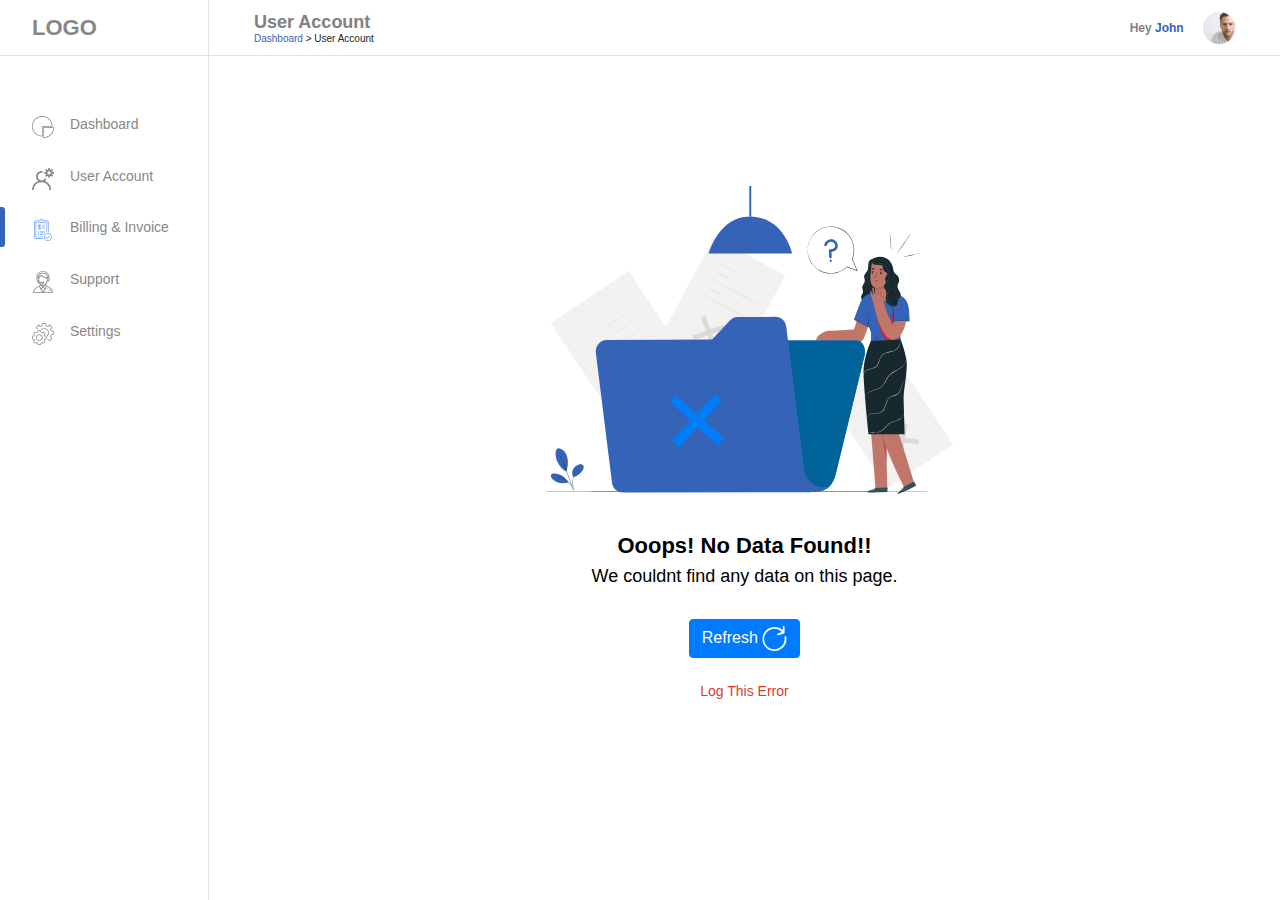
<file: Billing@invoice(NoData).html>
<!DOCTYPE html>
<html lang="en">
  <head>
    <meta charset="utf-8" />
    <meta
      name="viewport"
      content="width=device-width, initial-scale=1, shrink-to-fit=no"
    />
    <meta name="description" content="" />
    <meta name="author" content="" />

    <title>Simple Sidebar - Start Bootstrap Template</title>

    <!-- Bootstrap core CSS -->
    <link href="vendor/bootstrap/css/bootstrap.min.css" rel="stylesheet" />
    <link
      rel="stylesheet"
      href="https://cdnjs.cloudflare.com/ajax/libs/font-awesome/5.15.2/css/all.min.css"
    />
    <link href="vendor/slider/css/bootstrap-slider.min.css" rel="stylesheet" />

    <!-- Custom styles for this template -->
    <link href="css/global.css" rel="stylesheet" />
    <link href="css/nodata.css" rel="stylesheet" />
  </head>

  <body>
    <div class="d-flex" id="wrapper">
      <!-- Sidebar -->
      <div class="border-right" id="sidebar-wrapper">
        <div class="logo mb-5">LOGO</div>
        <div class="list-group list-group-flush">
          <a href="#" class="list-group-item list-group-item-action">
            <img class="nav-icon" src="img/svg/pie-chart.svg" alt="" />
            Dashboard
          </a>
          <a href="#" class="list-group-item list-group-item-action">
            <img class="nav-icon" src="img/svg/user.svg" alt="" />
            User Account
          </a>
          <a href="#" class="list-group-item list-group-item-action active">
            <img class="nav-icon" src="img/svg/invoice.svg" alt="" />
            Billing & Invoice
          </a>
          <a href="#" class="list-group-item list-group-item-action">
            <img class="nav-icon" src="img/svg/support.svg" alt="" />
            Support
          </a>
          <a href="#" class="list-group-item list-group-item-action">
            <img class="nav-icon" src="img/svg/setting.svg" alt="" />
            Settings
          </a>
        </div>
      </div>
      <!-- /#sidebar-wrapper -->

      <!-- Page Content -->
      <div id="page-content-wrapper">
        <nav class="navbar border-bottom navbar-desktop">
          <div class="breadcrumbs">
            <h1 class="title">User Account</h1>
            <p>
              <a href="#">Dashboard</a>
              <span>></span>
              <span>User Account</span>
            </p>
          </div>

          <div class="navbar-right">
            <span>
              Hey
              <a href="#">John</a>
            </span>
            <a class="ml-3" href="#">
              <img class="avatar" src="img/avatar.png" alt="" />
            </a>
          </div>
        </nav>

        <nav class="navbar border-bottom navbar-mobile">
          <div class="navbar-left d-flex">
            <button
              class="navbar-toggler p-0"
              type="button"
              data-toggle="collapse"
              data-target="#hamburger"
              aria-controls="hamburger"
              aria-expanded="false"
            >
              <img src="img/svg/menu.svg" alt="" />
            </button>
            <a class="logo p-0 pl-4" href="#">LOGO</a>
          </div>

          <div class="navbar-right">
            <a class="ml-3" href="#">
              <img class="avatar" src="img/avatar.png" alt="" />
            </a>
          </div>

          <div
            class="collapse navbar-collapse bg-light border-all"
            id="hamburger"
          >
            <div class="list-group list-group-flush">
              <a href="#" class="list-group-item list-group-item-action">
                <img class="nav-icon" src="img/svg/pie-chart.svg" alt="" />
                Dashboard
              </a>
              <a href="#" class="list-group-item list-group-item-action">
                <img class="nav-icon" src="img/svg/user.svg" alt="" />
                User Account
              </a>
              <a href="#" class="list-group-item list-group-item-action active">
                <img class="nav-icon" src="img/svg/invoice.svg" alt="" />
                Billing & Invoice
              </a>
              <a href="#" class="list-group-item list-group-item-action">
                <img class="nav-icon" src="img/svg/support.svg" alt="" />
                Support
              </a>
              <a href="#" class="list-group-item list-group-item-action">
                <img class="nav-icon" src="img/svg/setting.svg" alt="" />
                Settings
              </a>
            </div>
          </div>
        </nav>

        <div class="container layout-top">
          <div class="row">
            <div class="col">
                <img class="mx-auto d-block" src="img/svg/nodata.svg">  
            </div>
          </div>
          <div class="row">
            <div class="col">
              <span class="mx-auto d-block font-style1 text-center">Ooops! No Data Found!!</span>
            </div>
          </div>
          <div class="row">
            <div class="col">
              <span class="mx-auto d-block font-style2 text-center">We couldnt find any data on this page.</span>
            </div>
          </div>
          <div class="row">
            <div class="col btn-square">
              <button class="btn btn-primary btn-spacer mx-auto d-block">Refresh <img src="img/svg/refresh.svg"></button>
            </div>
          </div>
          <div class="row">
            <div class="col">
              <span class="mx-auto d-block font-style1 text-center"><span class="font-style3">Log This Error</span></span>
            </div>
          </div>
        </div>
      <!-- /#page-content-wrapper -->
    </div>
    <!-- /#wrapper -->

    <!-- Bootstrap core JavaScript -->
    <script src="vendor/jquery/jquery.min.js"></script>
    <script src="vendor/bootstrap/js/bootstrap.bundle.min.js"></script>
    <script src="vendor/slider/bootstrap-slider.min.js"></script>

    <!-- Menu Toggle Script -->
    <script src="js/global.js"></script>
  </body>
</html>
</file>
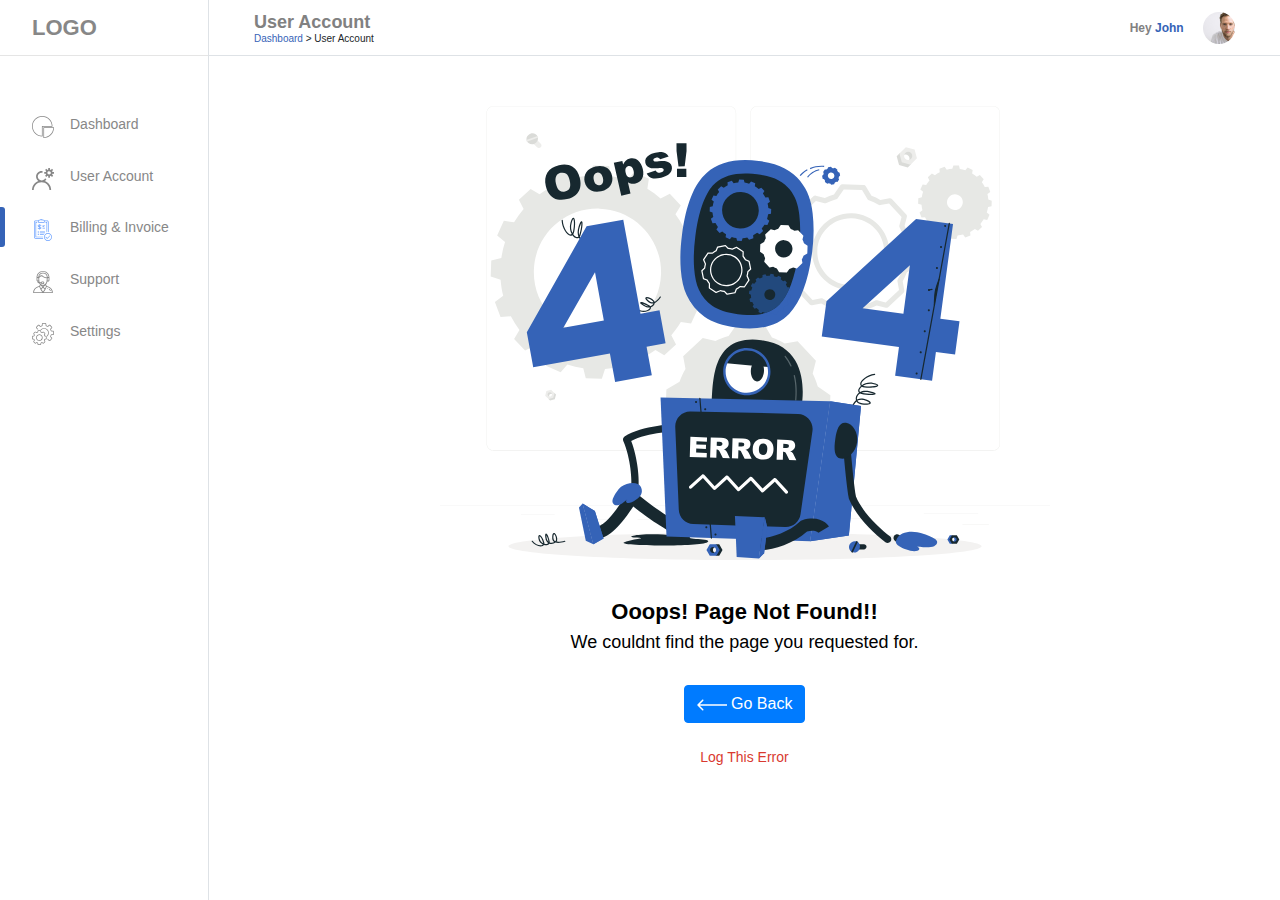
<file: Billing@invoice(NoPage).html>
<!DOCTYPE html>
<html lang="en">
  <head>
    <meta charset="utf-8" />
    <meta
      name="viewport"
      content="width=device-width, initial-scale=1, shrink-to-fit=no"
    />
    <meta name="description" content="" />
    <meta name="author" content="" />

    <title>Simple Sidebar - Start Bootstrap Template</title>

    <!-- Bootstrap core CSS -->
    <link href="vendor/bootstrap/css/bootstrap.min.css" rel="stylesheet" />
    <link
      rel="stylesheet"
      href="https://cdnjs.cloudflare.com/ajax/libs/font-awesome/5.15.2/css/all.min.css"
    />
    <link href="vendor/slider/css/bootstrap-slider.min.css" rel="stylesheet" />

    <!-- Custom styles for this template -->
    <link href="css/global.css" rel="stylesheet" />
    <link href="css/nopage.css" rel="stylesheet" />
  </head>

  <body>
    <div class="d-flex" id="wrapper">
      <!-- Sidebar -->
      <div class="border-right" id="sidebar-wrapper">
        <div class="logo mb-5">LOGO</div>
        <div class="list-group list-group-flush">
          <a href="#" class="list-group-item list-group-item-action">
            <img class="nav-icon" src="img/svg/pie-chart.svg" alt="" />
            Dashboard
          </a>
          <a href="#" class="list-group-item list-group-item-action">
            <img class="nav-icon" src="img/svg/user.svg" alt="" />
            User Account
          </a>
          <a href="#" class="list-group-item list-group-item-action active">
            <img class="nav-icon" src="img/svg/invoice.svg" alt="" />
            Billing & Invoice
          </a>
          <a href="#" class="list-group-item list-group-item-action">
            <img class="nav-icon" src="img/svg/support.svg" alt="" />
            Support
          </a>
          <a href="#" class="list-group-item list-group-item-action">
            <img class="nav-icon" src="img/svg/setting.svg" alt="" />
            Settings
          </a>
        </div>
      </div>
      <!-- /#sidebar-wrapper -->

      <!-- Page Content -->
      <div id="page-content-wrapper">
        <nav class="navbar border-bottom navbar-desktop">
          <div class="breadcrumbs">
            <h1 class="title">User Account</h1>
            <p>
              <a href="#">Dashboard</a>
              <span>></span>
              <span>User Account</span>
            </p>
          </div>

          <div class="navbar-right">
            <span>
              Hey
              <a href="#">John</a>
            </span>
            <a class="ml-3" href="#">
              <img class="avatar" src="img/avatar.png" alt="" />
            </a>
          </div>
        </nav>

        <nav class="navbar border-bottom navbar-mobile">
          <div class="navbar-left d-flex">
            <button
              class="navbar-toggler p-0"
              type="button"
              data-toggle="collapse"
              data-target="#hamburger"
              aria-controls="hamburger"
              aria-expanded="false"
            >
              <img src="img/svg/menu.svg" alt="" />
            </button>
            <a class="logo p-0 pl-4" href="#">LOGO</a>
          </div>

          <div class="navbar-right">
            <a class="ml-3" href="#">
              <img class="avatar" src="img/avatar.png" alt="" />
            </a>
          </div>

          <div
            class="collapse navbar-collapse bg-light border-all"
            id="hamburger"
          >
            <div class="list-group list-group-flush">
              <a href="#" class="list-group-item list-group-item-action">
                <img class="nav-icon" src="img/svg/pie-chart.svg" alt="" />
                Dashboard
              </a>
              <a href="#" class="list-group-item list-group-item-action">
                <img class="nav-icon" src="img/svg/user.svg" alt="" />
                User Account
              </a>
              <a href="#" class="list-group-item list-group-item-action active">
                <img class="nav-icon" src="img/svg/invoice.svg" alt="" />
                Billing & Invoice
              </a>
              <a href="#" class="list-group-item list-group-item-action">
                <img class="nav-icon" src="img/svg/support.svg" alt="" />
                Support
              </a>
              <a href="#" class="list-group-item list-group-item-action">
                <img class="nav-icon" src="img/svg/setting.svg" alt="" />
                Settings
              </a>
            </div>
          </div>
        </nav>

        <div class="container layout-top">
          <div class="row">
            <div class="col">
                <img class="mx-auto d-block" src="img/svg/nopage.svg">  
            </div>
          </div>
          <div class="row">
            <div class="col">
              <span class="mx-auto d-block font-style1 text-center">Ooops! Page Not Found!!</span>
            </div>
          </div>
          <div class="row">
            <div class="col">
              <span class="mx-auto d-block font-style2 text-center">We couldnt find the page you requested for.</span>
            </div>
          </div>
          <div class="row">
            <div class="col btn-square">
              <button class="btn btn-primary btn-spacer mx-auto d-block"><img src="img/svg/back.svg"> Go Back</button>
            </div>
          </div>
          <div class="row">
            <div class="col">
              <span class="mx-auto d-block font-style1 text-center"><span class="font-style3">Log This Error</span></span>
            </div>
          </div>
        </div>
      <!-- /#page-content-wrapper -->
    </div>
    <!-- /#wrapper -->

    <!-- Bootstrap core JavaScript -->
    <script src="vendor/jquery/jquery.min.js"></script>
    <script src="vendor/bootstrap/js/bootstrap.bundle.min.js"></script>
    <script src="vendor/slider/bootstrap-slider.min.js"></script>

    <!-- Menu Toggle Script -->
    <script src="js/global.js"></script>
  </body>
</html>
</file>
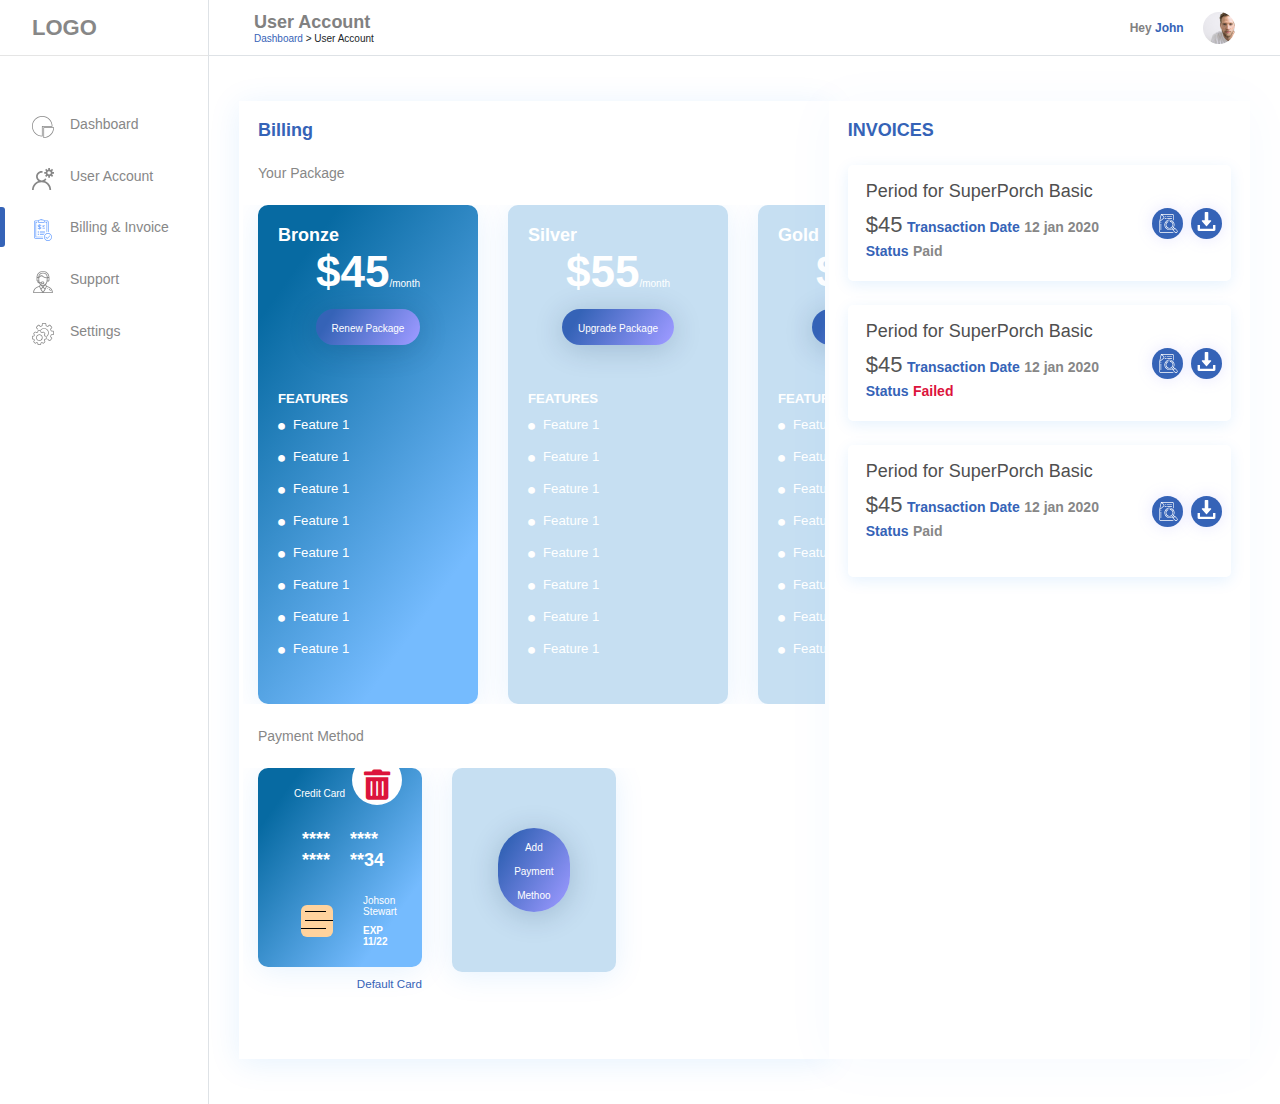
<file: Billing@invoice.html>
<!DOCTYPE html>
<html lang="en">
  <head>
    <meta charset="utf-8" />
    <meta
      name="viewport"
      content="width=device-width, initial-scale=1, shrink-to-fit=no"
    />
    <meta name="description" content="" />
    <meta name="author" content="" />

    <title>Simple Sidebar - Start Bootstrap Template</title>

    <!-- Bootstrap core CSS -->
    <link href="vendor/bootstrap/css/bootstrap.min.css" rel="stylesheet" />
    <link
      rel="stylesheet"
      href="https://cdnjs.cloudflare.com/ajax/libs/font-awesome/5.15.2/css/all.min.css"
    />
    <link href="vendor/slider/css/bootstrap-slider.min.css" rel="stylesheet" />

    <!-- Custom styles for this template -->
    <link href="css/global.css" rel="stylesheet" />
    <link href="css/Billing@invoice.css" rel="stylesheet" />
  </head>

  <body>
    <div class="d-flex" id="wrapper">
      <!-- Sidebar -->
      <div class="border-right" id="sidebar-wrapper">
        <div class="logo mb-5">LOGO</div>
        <div class="list-group list-group-flush">
          <a href="#" class="list-group-item list-group-item-action">
            <img class="nav-icon" src="img/svg/pie-chart.svg" alt="" />
            Dashboard
          </a>
          <a href="#" class="list-group-item list-group-item-action">
            <img class="nav-icon" src="img/svg/user.svg" alt="" />
            User Account
          </a>
          <a href="#" class="list-group-item list-group-item-action active">
            <img class="nav-icon" src="img/svg/invoice.svg" alt="" />
            Billing & Invoice
          </a>
          <a href="#" class="list-group-item list-group-item-action">
            <img class="nav-icon" src="img/svg/support.svg" alt="" />
            Support
          </a>
          <a href="#" class="list-group-item list-group-item-action">
            <img class="nav-icon" src="img/svg/setting.svg" alt="" />
            Settings
          </a>
        </div>
      </div>
      <!-- /#sidebar-wrapper -->

      <!-- Page Content -->
      <div id="page-content-wrapper">
        <nav class="navbar border-bottom navbar-desktop">
          <div class="breadcrumbs">
            <h1 class="title">User Account</h1>
            <p>
              <a href="#">Dashboard</a>
              <span>></span>
              <span>User Account</span>
            </p>
          </div>

          <div class="navbar-right">
            <span>
              Hey
              <a href="#">John</a>
            </span>
            <a class="ml-3" href="#">
              <img class="avatar" src="img/avatar.png" alt="" />
            </a>
          </div>
        </nav>

        <nav class="navbar border-bottom navbar-mobile">
          <div class="navbar-left d-flex">
            <button
              class="navbar-toggler p-0"
              type="button"
              data-toggle="collapse"
              data-target="#hamburger"
              aria-controls="hamburger"
              aria-expanded="false"
            >
              <img src="img/svg/menu.svg" alt="" />
            </button>
            <a class="logo p-0 pl-4" href="#">LOGO</a>
          </div>

          <div class="navbar-right">
            <a class="ml-3" href="#">
              <img class="avatar" src="img/avatar.png" alt="" />
            </a>
          </div>

          <div
            class="collapse navbar-collapse bg-light border-all"
            id="hamburger"
          >
            <div class="list-group list-group-flush">
              <a href="#" class="list-group-item list-group-item-action">
                <img class="nav-icon" src="img/svg/pie-chart.svg" alt="" />
                Dashboard
              </a>
              <a href="#" class="list-group-item list-group-item-action">
                <img class="nav-icon" src="img/svg/user.svg" alt="" />
                User Account
              </a>
              <a href="#" class="list-group-item list-group-item-action active">
                <img class="nav-icon" src="img/svg/invoice.svg" alt="" />
                Billing & Invoice
              </a>
              <a href="#" class="list-group-item list-group-item-action">
                <img class="nav-icon" src="img/svg/support.svg" alt="" />
                Support
              </a>
              <a href="#" class="list-group-item list-group-item-action">
                <img class="nav-icon" src="img/svg/setting.svg" alt="" />
                Settings
              </a>
            </div>
          </div>
        </nav>
        <div class="container-fluid">
          <div class="row">
            <div class="billing-board col-xl-7">
              <div class="billing-font">Billing</div>
              <div class="billing-sub-font mt-4">Your Package</div>
                <div class="row mt-4">
                  <div class="col-4 item">
                    <div class="w-100 Bronze-panel">
                      <div class="title-font">Bronze</div>
                      <div class="text-center">
                        <span class="dolar-font">$45</span
                        ><span class="perM">/month</span>
                      </div>
                      <div class="d-flex justify-content-center">
                        <button class="btn btn-panel" id="renew-package-bronze-bt">
                          <span class="btn-font">Renew Package</span>
                        </button>
                      </div>
                      <div class="features-font mt-5">FEATURES</div>
                      <div class="mt-2">
                        <i class="fas fa-circle dot-color"></i
                        ><span class="ml-2 features-font-small">Feature 1</span>
                      </div>
                      <div class="mt-2">
                        <i class="fas fa-circle dot-color"></i
                        ><span class="ml-2 features-font-small">Feature 1</span>
                      </div>
                      <div class="mt-2">
                        <i class="fas fa-circle dot-color"></i
                        ><span class="ml-2 features-font-small">Feature 1</span>
                      </div>
                      <div class="mt-2">
                        <i class="fas fa-circle dot-color"></i
                        ><span class="ml-2 features-font-small">Feature 1</span>
                      </div>
                      <div class="mt-2">
                        <i class="fas fa-circle dot-color"></i
                        ><span class="ml-2 features-font-small">Feature 1</span>
                      </div>
                      <div class="mt-2">
                        <i class="fas fa-circle dot-color"></i
                        ><span class="ml-2 features-font-small">Feature 1</span>
                      </div>
                      <div class="mt-2">
                        <i class="fas fa-circle dot-color"></i
                        ><span class="ml-2 features-font-small">Feature 1</span>
                      </div>
                      <div class="mt-2 mb-4">
                        <i class="fas fa-circle dot-color"></i
                        ><span class="ml-2 features-font-small">Feature 1</span>
                      </div>
                    </div>
                  </div>
                  <div class="col-4 item">
                    <div class="w-100 other-panel-silver">
                      <div class="title-font">Silver</div>
                      <div class="text-center">
                        <span class="dolar-font">$55</span
                        ><span class="perM">/month</span>
                      </div>
                      <div class="d-flex justify-content-center">
                        <button id="upgrade-package-silver-bt" class="btn btn-panel" data-toggle="modal" data-target="#popup-upgrade-modal">
                          <span class="btn-font">Upgrade Package</span>
                        </button>
                      </div>
                      <div class="features-font mt-5">FEATURES</div>
                      <div class="mt-2">
                        <i class="fas fa-circle dot-color"></i
                        ><span class="ml-2 features-font-small">Feature 1</span>
                      </div>
                      <div class="mt-2">
                        <i class="fas fa-circle dot-color"></i
                        ><span class="ml-2 features-font-small">Feature 1</span>
                      </div>
                      <div class="mt-2">
                        <i class="fas fa-circle dot-color"></i
                        ><span class="ml-2 features-font-small">Feature 1</span>
                      </div>
                      <div class="mt-2">
                        <i class="fas fa-circle dot-color"></i
                        ><span class="ml-2 features-font-small">Feature 1</span>
                      </div>
                      <div class="mt-2">
                        <i class="fas fa-circle dot-color"></i
                        ><span class="ml-2 features-font-small">Feature 1</span>
                      </div>
                      <div class="mt-2">
                        <i class="fas fa-circle dot-color"></i
                        ><span class="ml-2 features-font-small">Feature 1</span>
                      </div>
                      <div class="mt-2">
                        <i class="fas fa-circle dot-color"></i
                        ><span class="ml-2 features-font-small">Feature 1</span>
                      </div>
                      <div class="mt-2 mb-4">
                        <i class="fas fa-circle dot-color"></i
                        ><span class="ml-2 features-font-small">Feature 1</span>
                      </div>
                    </div>
                  </div>

                  <!-- #successmodal-silver -->
                  <div class="modal fade" id="successmodal-silver">
                    <div class="modal-dialog modal-dialog-centered">
                      <div class="modal-content">
                        <!-- Modal Header -->
                        <div class="modal-header">
                          <div class="col-12 mt-4">
                            <h4>
                              <b>CONGRATULATIONS!!!</b>
                            </h4>
                            <p>
                              Your Have Upgraded Your Package To SuperPosh <br>
                              <span class="text-center">Bronse</span>
                            </p>
                            <h6 class="text-center">
                              You Will Be Billed
                            </h6>
                            <h2 class="text-center">
                              $55
                            </h2>
                            <p>Every <span class="sub-name-font">21 Jan</span></p>
                            <button class="btn btn-primary" data-dismiss="modal" id="thankyou-bt-silver">
                              Thank You!
                            </button>
                          </div>
                        </div>
                      </div>
                    </div>
                  </div>

                  <!-- #successmodal-bronze -->
                  <div class="modal fade" id="successmodal-bronze">
                    <div class="modal-dialog modal-dialog-centered">
                      <div class="modal-content">
                        <!-- Modal Header -->
                        <div class="modal-header">
                          <div class="col-12 mt-4">
                            <h4>
                              <b>CONGRATULATIONS!!!</b>
                            </h4>
                            <p>
                              Your Have Upgraded Your Package To SuperPosh <br>
                              <span class="text-center">Bronse</span>
                            </p>
                            <h6 class="text-center">
                              You Will Be Billed
                            </h6>
                            <h2 class="text-center">
                              $45
                            </h2>
                            <p>Every <span class="sub-name-font">21 Jan</span></p>
                            <button class="btn btn-primary" data-dismiss="modal" id="thankyou-bt-silver">
                              Thank You!
                            </button>
                          </div>
                        </div>
                      </div>
                    </div>
                  </div>

                  <!-- #successmodal-gold -->
                  <div class="modal fade" id="successmodal-gold">
                    <div class="modal-dialog modal-dialog-centered">
                      <div class="modal-content">
                        <!-- Modal Header -->
                        <div class="modal-header">
                          <div class="col-12 mt-4">
                            <h4>
                              <b>CONGRATULATIONS!!!</b>
                            </h4>
                            <p>
                              Your Have Upgraded Your Package To SuperPosh <br>
                              <span class="text-center">Bronse</span>
                            </p>
                            <h6 class="text-center">
                              You Will Be Billed
                            </h6>
                            <h2 class="text-center">
                              $55
                            </h2>
                            <p>Every <span class="sub-name-font">21 Jan</span></p>
                            <button class="btn btn-primary" data-dismiss="modal" id="thankyou-bt-gold">
                              Thank You!
                            </button>
                          </div>
                        </div>
                      </div>
                    </div>
                  </div>
                  <div class="col-4 item">
                    <div class="w-100 other-panel-gold">
                      <div class="title-font">Gold</div>
                      <div class="text-center">
                        <span class="dolar-font">$55</span
                        ><span class="perM">/month</span>
                      </div>
                      <div class="d-flex justify-content-center">
                        <button class="btn btn-panel" data-toggle="modal" id="upgrade-package-gold-bt" data-target="#popup-upgrade-modal">
                          <span class="btn-font">Upgrade Package</span>
                        </button>
                      </div>
                      <div class="features-font mt-5">FEATURES</div>
                      <div class="mt-2">
                        <i class="fas fa-circle dot-color"></i
                        ><span class="ml-2 features-font-small">Feature 1</span>
                      </div>
                      <div class="mt-2">
                        <i class="fas fa-circle dot-color"></i
                        ><span class="ml-2 features-font-small">Feature 1</span>
                      </div>
                      <div class="mt-2">
                        <i class="fas fa-circle dot-color"></i
                        ><span class="ml-2 features-font-small">Feature 1</span>
                      </div>
                      <div class="mt-2">
                        <i class="fas fa-circle dot-color"></i
                        ><span class="ml-2 features-font-small">Feature 1</span>
                      </div>
                      <div class="mt-2">
                        <i class="fas fa-circle dot-color"></i
                        ><span class="ml-2 features-font-small">Feature 1</span>
                      </div>
                      <div class="mt-2">
                        <i class="fas fa-circle dot-color"></i
                        ><span class="ml-2 features-font-small">Feature 1</span>
                      </div>
                      <div class="mt-2">
                        <i class="fas fa-circle dot-color"></i
                        ><span class="ml-2 features-font-small">Feature 1</span>
                      </div>
                      <div class="mt-2 mb-4">
                        <i class="fas fa-circle dot-color"></i
                        ><span class="ml-2 features-font-small">Feature 1</span>
                      </div>
                    </div>
                  </div>
                </div>
                <div class="mt-4 payment-font">Payment Method</div>
                <div class="row mt-4 card-layout">
                  <div class="col-xl-4">
                    <div class="w-100 Bronze-panel-card" id="payment-card">
                      <div class="layout-between">
                        <span class="card-font ml-3">Credit Card</span>
                        <button type="button" id="trash-bt" class="btn btn-primary btn-circle btn-md layout-bt"><i class="fas fa-trash-alt trash-font"></i></button>
                      </div>
                      <div class="credit-pass mt-4 ml-4">
                        ****&nbsp;&nbsp;&nbsp;   ****&nbsp;&nbsp;&nbsp;   ****&nbsp;&nbsp;&nbsp;   **34
                      </div>
                      <div class="row layout-chip mt-4 ml-2">
                        <div class="col layout-chipimg">
                          <img src="img/svg/chip.svg" alt="">
                        </div>
                        <div class="col layout-rest">
                          <div class="card-chip-font">Johson Stewart</div>
                          <div class="card-chip-font mt-2"><b>EXP 11/22</b></div>
                        </div>
                      </div>
                    </div>
                    <div class="text-right mt-2 default-card-font mb-5">Default Card</div>
                  </div>
                  <div class="col-xl-4" id="hidden-card">
                    <div class="other-panel-card d-flex justify-content-center align-items-center addCard">
                      <button id="addPayment-bt" class="btn btn-panel">
                        <span class="btn-font">Add Payment Methoo</span>
                      </button>
                    </div>
                  </div>



                  <div class="addCard-board col-xl-5" id="shown-card">
                    <div class="inline-layout">
                      <div class="sub-logo-font">NEW CARD</div>
                      <button class="btn mr-2" id="addCard-close-bt"><i class="fas fa-times"></i></button>
                    </div>
                    <div class="col">
                      <div class="cinput-text mt-4">
                        <label for="">Card Number</label>
                        <input
                          type="text"
                          class="cinput form-control"
                          placeholder="**** **** **** ****"
                        />
                      </div>
                    </div>
                    <div class="col">
                      <div class="cinput-text mt-4">
                        <label for="">Name</label>
                        <input
                          type="text"
                          class="cinput form-control"
                          placeholder="Your Full name"
                        />
                      </div>
                    </div>
                    <div class="row mt-4 m-0">
                      <div class="col">
                        <div class="cinput-text">
                          <label for="">CCV</label>
                          <input
                            type="text"
                            class="cinput form-control"
                            placeholder="CCV"
                          />
                        </div>
                      </div>
                      <div class="col">
                        <div class="cinput-text">
                          <label for="">EXP DATE</label>
                          <input
                            type="text"
                            class="cinput form-control"
                            placeholder="MM/YY"
                          />
                        </div>
                      </div>
                    </div>
                    <div class="inline-layout-side p-4">
                      <span class="sub-c-font mr-4">Set as default</span>
                      <div class="switch">
                        <input
                          type="checkbox"
                          id="switch-comment"
                          class="checkbox"
                        />
                        <label for="switch-comment" class="toggle">
                          <p>On&nbsp;Off</p>
                        </label>
                      </div> 
                    </div>
                    <div class="p-4"><button class="btn addCard-bt">Add Card</button></div>
                  </div>



                </div>
            </div>
            <div id="invoice-toggled" class="invoice-board col-xl-5">
              <div class="h-100">
                <div class="billing-font">INVOICES</div>
                <div class="sub-board mt-4">
                  <div class="row">
                    <div class="col-9 col-xl-9">
                      <div class="invoice-h-font p-2">Period for SuperPorch Basic</div>
                      <div class="p-2">
                        <span class="invoice-dollar-font">$45</span>
                        <span class="invoice-sub-font">Transaction Date</span>
                        <span class="invoice-sub-nc-font">12 jan 2020</span>
                        <span class="invoice-sub-font">Status</span>
                        <span class="invoice-sub-nc-font">Paid</span>
                      </div>
                    </div>
                    <div class="col-3 col-xl-3 d-flex justify-content-center align-items-center">
                      <div class="position-relative">
                        <div id="search"><img src="img/svg/searchfile.svg" alt=""></div>
                        <button  type="button" class="btn btn-primary btn-circle btn-md-img layout-bt"></button>
                      </div>
                      <div class="position-relative ml-2">
                        <div id="download"><img src="img/svg/download.svg" alt=""></div>
                        <button  type="button" class="btn btn-primary btn-circle btn-md-img layout-bt"></button>
                      </div>
                    </div>
                  </div>
                </div>
                <div class="sub-board mt-4">
                  <div class="row">
                    <div class="col-9">
                      <div class="invoice-h-font p-2">Period for SuperPorch Basic</div>
                      <div class="p-2">
                        <span class="invoice-dollar-font">$45</span>
                        <span class="invoice-sub-font">Transaction Date</span>
                        <span class="invoice-sub-nc-font">12 jan 2020</span>
                        <span class="invoice-sub-font">Status</span>
                        <span class="invoice-sub-c-font">Failed</span>
                      </div>
                    </div>
                    <div class="col-3 d-flex justify-content-center align-items-center">
                      <div class="position-relative">
                        <div id="search"><img src="img/svg/searchfile.svg" alt=""></div>
                        <button  type="button" class="btn btn-primary btn-circle btn-md-img layout-bt"></button>
                      </div>
                      <div class="position-relative ml-2">
                        <div id="download"><img src="img/svg/download.svg" alt=""></div>
                        <button  type="button" class="btn btn-primary btn-circle btn-md-img layout-bt"></button>
                      </div>
                    </div>
                  </div>
                </div>
                <div class="sub-board mt-4">
                  <div class="row">
                    <div class="col-9">
                      <div class="invoice-h-font p-2">Period for SuperPorch Basic</div>
                      <div class="p-2">
                        <p>
                          <span class="invoice-dollar-font">$45</span>
                          <span class="invoice-sub-font">Transaction Date</span>
                          <span class="invoice-sub-nc-font">12 jan 2020</span>
                          <span class="invoice-sub-font">Status</span>
                          <span class="invoice-sub-nc-font">Paid</span>
                        </p>
                      </div>
                    </div>
                    <div class="col-3 d-flex justify-content-center align-items-center">
                      <div class="position-relative">
                        <div id="search"><img src="img/svg/searchfile.svg" alt=""></div>
                        <button  type="button" class="btn btn-primary btn-circle btn-md-img layout-bt"></button>
                      </div>
                      <div class="position-relative ml-2">
                        <div id="download"><img src="img/svg/download.svg" alt=""></div>
                        <button  type="button" class="btn btn-primary btn-circle btn-md-img layout-bt"></button>
                      </div>
                    </div>
                  </div>
                </div>
              </div>
            </div>
            <div id="invoice-toggle" class="invoice-board col-xl-5">
              <div class="inline-layout">
                <div class="billing-font">INVOICES</div>
                <button class="btn" id="invoices-close-bt"><i class="fas fa-times"></i></button>
              </div> 
              <div class="inline-layout">
                <div class="sub-logo-font col-6">LOGO</div>
                <div class="col-5"><img style="position:relative;" src="img/svg/avatar.svg" alt="">
                  <div class="sub-name-font name-layout">Jonh Steward</div>
                </div>
              </div>
              <p class="mb-2"><span class="sub-nc-font">Invoice No:</span><span class="sub-c-font">373262</span></p>
              <div class="sub-border"></div>
              <div class="inline-layout">
                <div class="col-6">
                  <p class="sub-nc-font mt-4"><b>Billing Address</b></p>
                  <p class="sub-nc-font">
                    Lorem ipsum dolor sit amet,<br>
                    consectecur adipiscing elit,sed do <br>
                    eiusmod tempor incid
                  </p>
                </div>
                <div class="col-6">
                  <span class="sub-logo-font ml-5">PAID</span>
                </div>
              </div>
              <div class="sub-border"></div>
              <div class="row">
                <div class="col-6">
                  <p class="mt-2"><span class="sub-nc-font">Date of Transaction:</span><span class="sub-c-font">3 Jan 2021</span></p>
                </div>
                <div class="col-6">
                  <p class="mt-2"><span class="sub-nc-font">Order Date:</span><span class="sub-c-font">3 Jan 2020</span></p>
                </div>
              </div>
              <div class="container sub-table-board mt-4">
                <table class="table table-borderless">
                  <thead>
                    <tr class="sub-name-font">
                      <th>Description</th>
                      <th>Tax</th>
                      <th>Qty</th>
                      <th>Sub-Total</th>
                    </tr>
                  </thead>
                  <tbody class="sub-nc-font">
                    <tr>
                      <td>Super Posh Basic</td>
                      <td>%5</td>
                      <td>1</td>
                      <td class="text-center">54$</td>
                    </tr>
                  </tbody>
                </table>
                <div class="sub-border"></div>
                <div class="row reviser">
                  <div class="col-4">
                    <p class="sub-nc-font">Payment Type</p>
                    <p class="sub-c-font"><b>Credit Card</b></p>
                  </div>
                  <div class="col-8 sub-c-font">
                    <div class="row">
                      <div class="col-8 text-right">
                        Total Excluding Vat
                      </div>
                      <div class="col-4">
                        54$
                      </div>
                    </div>
                    <div class="row mt-2">
                      <div class="col-8 text-right">
                        Vat
                      </div>
                      <div class="col-4">
                        54$
                      </div>
                    </div>
                    <div class="row mt-2">
                      <div class="col-8 text-right">
                        Total Including Vat
                      </div>
                      <div class="col-4">
                        54$
                      </div>
                    </div>
                    <div class="row mt-4 mb-2 billing-font">
                      <div class="col-8 text-right">
                        Total
                      </div>
                      <div class="col-4">
                        54$
                      </div>
                    </div>
                  </div>
                </div>
              </div>
              <div class="layout-download-bt">
                <div class="position-relative">
                  <div id="download"><img src="img/svg/large-download.svg" alt=""></div>
                  <button  type="button" class="btn btn-primary btn-circle btn-md-img layout-bt"></button>
                </div>
              </div>
            </div>
          </div>
        </div>
      </div>
      </div>
      <!-- /#page-content-wrapper -->
    </div>
    <!-- /#wrapper -->

    <!-- Bootstrap core JavaScript -->
    <script src="vendor/jquery/jquery.min.js"></script>
    <script src="vendor/bootstrap/js/bootstrap.bundle.min.js"></script>
    <script src="vendor/slider/bootstrap-slider.min.js"></script>

    <!-- Menu Toggle Script -->
    <script src="js/global.js"></script>
    <script src="js/Billing@invoice.js"></script>
  </body>
</html>
</file>
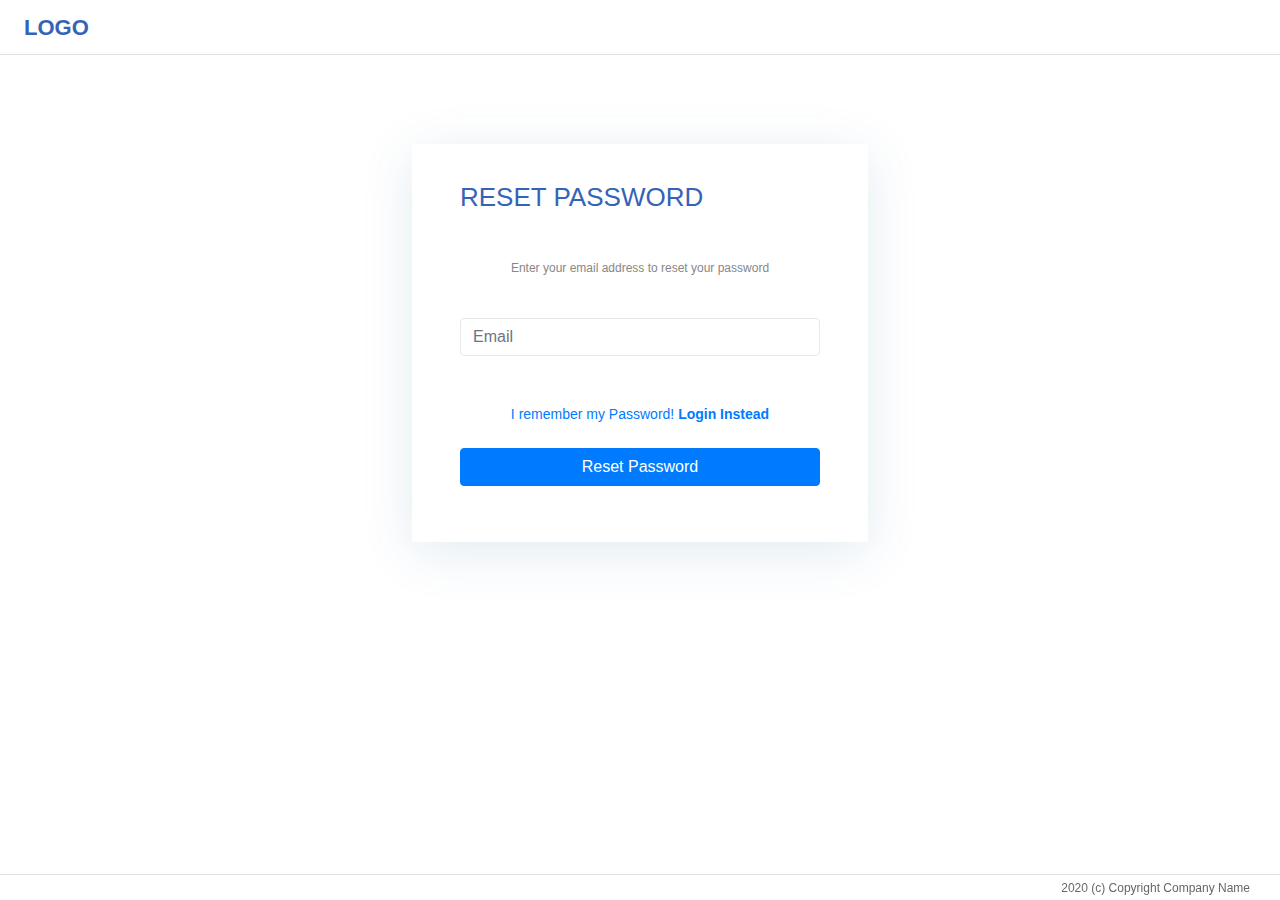
<file: forgotPwd.html>
<!DOCTYPE html>
<html>
  <head>
    <meta charset="UTF-8" />
    <meta
      name="viewport"
      content="width=device-width, initial-scale=1, shrink-to-fit=no"
    />
    <title>Login</title>

    <!-- Bootstrap core CSS -->
    <link href="vendor/bootstrap/css/bootstrap.min.css" rel="stylesheet" />
    <link
      rel="stylesheet"
      href="https://cdnjs.cloudflare.com/ajax/libs/font-awesome/5.15.2/css/all.min.css"
    />

    <!-- Custom styles for this template -->
    <link href="css/global.css" rel="stylesheet" />
    <link href="css/login.css" rel="stylesheet" />
  </head>

  <body>
    <div id="login-form">
      <!-- logo -->
      <div class="logo-form border-bottom pl-4">LOGO</div>
      <div class="logo-form-small">LOGO</div>
      <div class="container" id="forgotForm">
        <form
          action="newPwd.html"
          class="needs-validation forgot-form mx-auto"
          novalidate
        >
          <span class="logo-forgot">RESET PASSWORD</span>
          <div class="fogot-logo-spacer">
            <span class="logo-forgot-small"
              >Enter your email address to reset your password</span
            >
          </div>
          <div class="form-group forgot-formspacer-email">
            <input
              type="email"
              class="form-control"
              id="input-email"
              placeholder="Email"
              name="uname"
              required
            />
            <div class="valid-feedback">Valid.</div>
            <div class="invalid-feedback">Please fill out this field.</div>
          </div>
          <div class="fogot-logo-spacer-small">
            <span class="logo-forgot-pass"
              ><a href="login.html" id="cancel-reset"
                >I remember my Password! <b>Login Instead</b></a
              ></span
            >
          </div>
          <button type="submit" id="reset" class="btn btn-primary reset-bt">
            Reset Password
          </button>
        </form>
      </div>

      <!-- footer -->
      <div class="border-top footer">
        <span class="footer-font d-flex justify-content-end"
          >2020 (c) Copyright Company Name</span
        >
      </div>
    </div>
    <script src="vendor/jquery/jquery.min.js"></script>
    <script src="https://cdnjs.cloudflare.com/ajax/libs/popper.js/1.16.0/umd/popper.min.js"></script>
    <script src="https://maxcdn.bootstrapcdn.com/bootstrap/4.5.2/js/bootstrap.min.js"></script>
    <!-- form validation -->
    <script src="js/login.js"></script>
  </body>
</html>
</file>
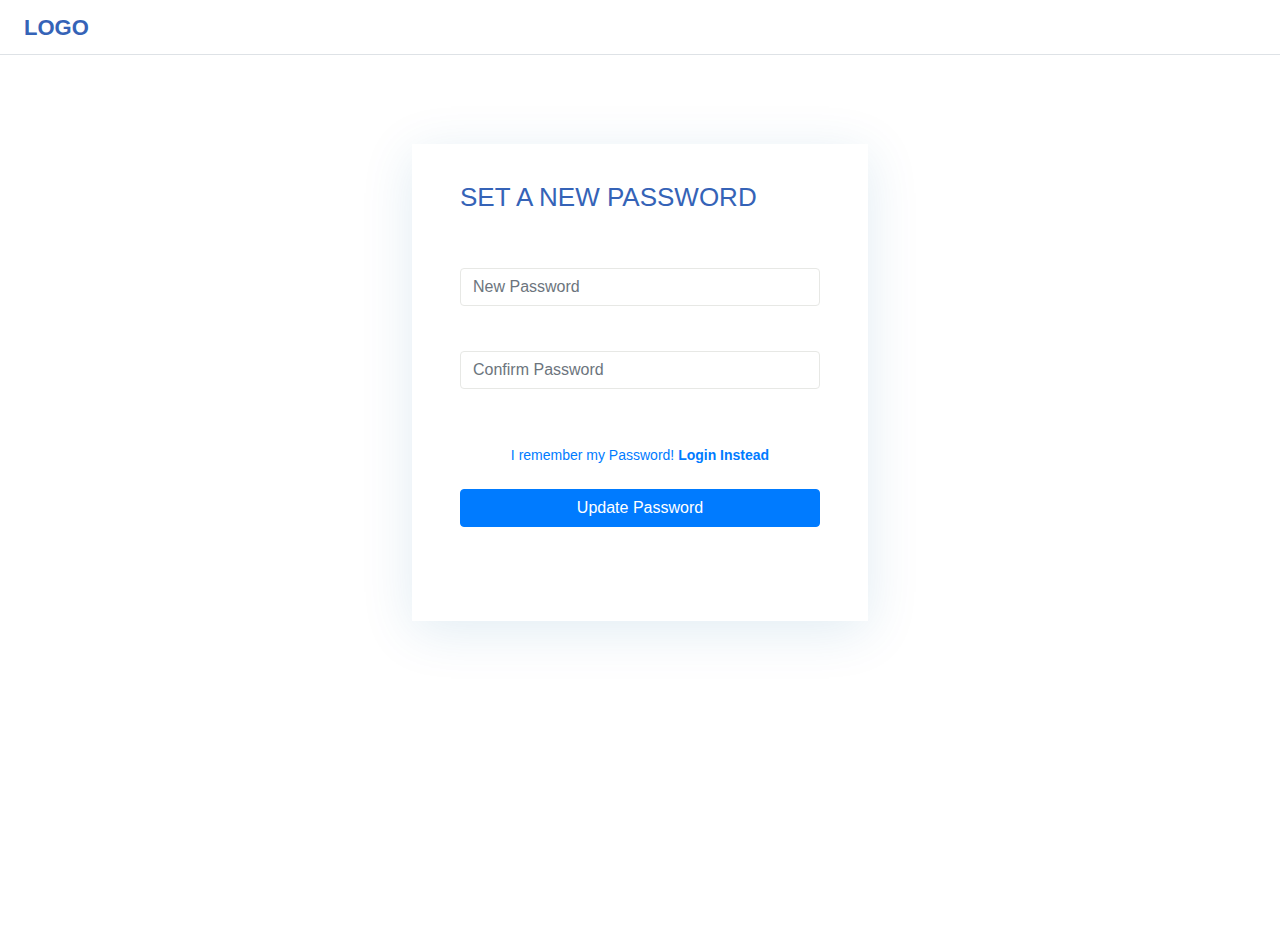
<file: newPwd.html>
<!DOCTYPE html>
<html>
  <head>
    <meta charset="UTF-8" />
    <meta
      name="viewport"
      content="width=device-width, initial-scale=1, shrink-to-fit=no"
    />
    <title>Login</title>

    <!-- Bootstrap core CSS -->
    <link href="vendor/bootstrap/css/bootstrap.min.css" rel="stylesheet" />
    <link
      rel="stylesheet"
      href="https://cdnjs.cloudflare.com/ajax/libs/font-awesome/5.15.2/css/all.min.css"
    />

    <!-- Custom styles for this template -->
    <link href="css/global.css" rel="stylesheet" />
    <link href="css/login.css" rel="stylesheet" />
  </head>

  <body>
    <div id="login-form">
      <!-- logo -->
      <div class="logo-form border-bottom pl-4">LOGO</div>
      <div class="logo-form-small">LOGO</div>

      <div class="container" id="newpassForm">
        <form
          action="login.html"
          class="needs-validation newpass-form mx-auto"
          novalidate
        >
          <span class="logo-newpass">SET A NEW PASSWORD</span>
          <div class="form-group newpass-formspacer">
            <input
              type="password"
              class="form-control"
              id="uname"
              placeholder="New Password"
              name="uname"
              required
            />
            <div class="valid-feedback">Valid.</div>
            <div class="invalid-feedback">Please fill out this field.</div>
          </div>
          <div class="form-group confirm-newpass-formspacer">
            <input
              type="password"
              class="form-control"
              id="uname"
              placeholder="Confirm Password"
              name="uname"
              required
            />
            <div class="valid-feedback">Valid.</div>
            <div class="invalid-feedback">Please fill out this field.</div>
          </div>
          <div class="newpass-logo-spacer-small">
            <span class="logo-newpass-small"
              ><a href="login.html" id="cancel-reset"
                >I remember my Password! <b>Login Instead</b></a
              ></span
            >
          </div>
          <button type="submit" class="btn btn-primary update-bt">
            Update Password
          </button>
        </form>
      </div>
    </div>
    <script src="vendor/jquery/jquery.min.js"></script>
    <script src="https://cdnjs.cloudflare.com/ajax/libs/popper.js/1.16.0/umd/popper.min.js"></script>
    <script src="https://maxcdn.bootstrapcdn.com/bootstrap/4.5.2/js/bootstrap.min.js"></script>
    <!-- form validation -->
    <script src="js/login.js"></script>
  </body>
</html>
</file>
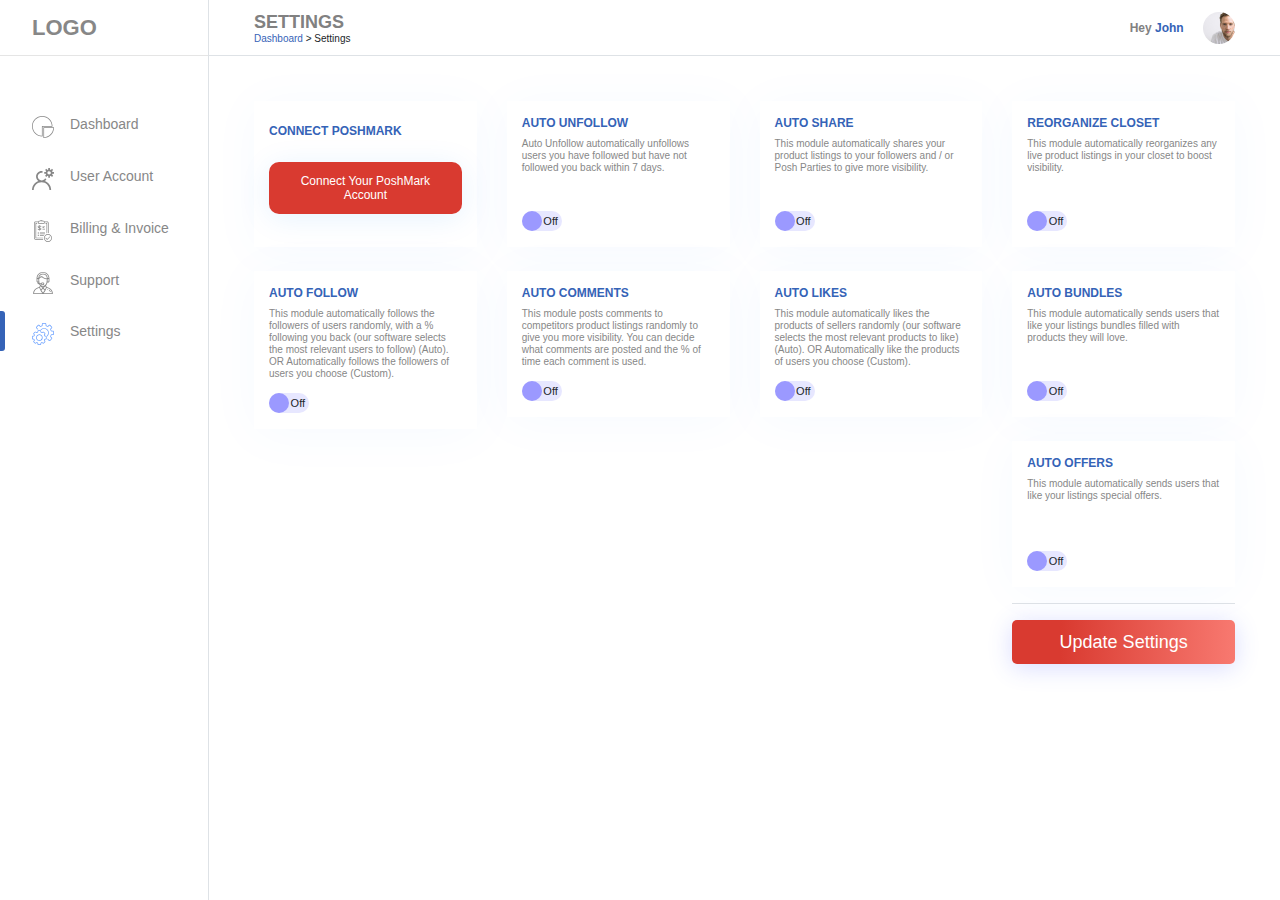
<file: settings.html>
<!DOCTYPE html>
<html lang="en">
  <head>
    <meta charset="utf-8" />
    <meta
      name="viewport"
      content="width=device-width, initial-scale=1, shrink-to-fit=no"
    />
    <meta name="description" content="" />
    <meta name="author" content="" />

    <title>Simple Sidebar - Start Bootstrap Template</title>

    <!-- Bootstrap core CSS -->
    <link href="vendor/bootstrap/css/bootstrap.min.css" rel="stylesheet" />
    <link
      rel="stylesheet"
      href="https://cdnjs.cloudflare.com/ajax/libs/font-awesome/5.15.2/css/all.min.css"
    />
    <link href="vendor/slider/css/bootstrap-slider.min.css" rel="stylesheet" />

    <!-- Custom styles for this template -->
    <link href="css/global.css" rel="stylesheet" />
    <link href="css/settings.css" rel="stylesheet" />
  </head>

  <body>
    <div class="d-flex" id="wrapper">
      <!-- Sidebar -->
      <div class="border-right" id="sidebar-wrapper">
        <div class="logo mb-5">LOGO</div>
        <div class="list-group list-group-flush">
          <a href="#" class="list-group-item list-group-item-action">
            <img class="nav-icon" src="img/svg/pie-chart.svg" alt="" />
            Dashboard
          </a>
          <a href="#" class="list-group-item list-group-item-action">
            <img class="nav-icon" src="img/svg/user.svg" alt="" />
            User Account
          </a>
          <a href="#" class="list-group-item list-group-item-action">
            <img class="nav-icon" src="img/svg/invoice.svg" alt="" />
            Billing & Invoice
          </a>
          <a href="#" class="list-group-item list-group-item-action">
            <img class="nav-icon" src="img/svg/support.svg" alt="" />
            Support
          </a>
          <a href="#" class="list-group-item list-group-item-action active">
            <img class="nav-icon" src="img/svg/setting.svg" alt="" />
            Settings
          </a>
        </div>
      </div>
      <!-- /#sidebar-wrapper -->

      <!-- Page Content -->
      <div id="page-content-wrapper">
        <nav class="navbar border-bottom navbar-desktop">
          <div class="breadcrumbs">
            <h1 class="title">SETTINGS</h1>
            <p>
              <a href="#">Dashboard</a>
              <span>></span>
              <span>Settings</span>
            </p>
          </div>

          <div class="navbar-right">
            <span>
              Hey
              <a href="#">John</a>
            </span>
            <a class="ml-3" href="#">
              <img class="avatar" src="img/avatar.png" alt="" />
            </a>
          </div>
        </nav>

        <nav class="navbar border-bottom navbar-mobile">
          <div class="navbar-left d-flex">
            <button
              class="navbar-toggler p-0"
              type="button"
              data-toggle="collapse"
              data-target="#hamburger"
              aria-controls="hamburger"
              aria-expanded="false"
            >
              <img src="img/svg/menu.svg" alt="" />
            </button>
            <a class="logo p-0 pl-4" href="#">LOGO</a>
          </div>

          <div class="navbar-right">
            <a class="ml-3" href="#">
              <img class="avatar" src="img/avatar.png" alt="" />
            </a>
          </div>

          <div
            class="collapse navbar-collapse bg-light border-all"
            id="hamburger"
          >
            <div class="list-group list-group-flush">
              <a href="#" class="list-group-item list-group-item-action">
                <img class="nav-icon" src="img/svg/pie-chart.svg" alt="" />
                Dashboard
              </a>
              <a href="#" class="list-group-item list-group-item-action">
                <img class="nav-icon" src="img/svg/user.svg" alt="" />
                User Account
              </a>
              <a href="#" class="list-group-item list-group-item-action">
                <img class="nav-icon" src="img/svg/invoice.svg" alt="" />
                Billing & Invoice
              </a>
              <a href="#" class="list-group-item list-group-item-action">
                <img class="nav-icon" src="img/svg/support.svg" alt="" />
                Support
              </a>
              <a href="#" class="list-group-item list-group-item-action active">
                <img class="nav-icon" src="img/svg/setting.svg" alt="" />
                Settings
              </a>
            </div>
          </div>
        </nav>

        <div class="container-fluid cflex">
          <div class="row row-fixed d-flex d-flex-wrap">
            <div class="col-xl-3 col-lg-6 col-sm-12 mb-4">
              <div class="ccard bg-white cshadow-1 h-100" id="exchange-div">
                <h2 class="mb-4 mt-2 title">CONNECT POSHMARK</h2>
                <button
                  id="modal-popup-bt"
                  class="btn cbtn cbtn-red cbtn-sm cshadow-2"
                  data-toggle="modal"
                  data-target="#credentialsModal"
                >
                  Connect Your PoshMark Account
                </button>
              </div>
            </div>

            <div class="col-xl-3 col-lg-6 col-sm-12 mb-4">
              <div class="ccard bg-white cshadow-1 h-100">
                <div class="heading">
                  <h2 class="mb-2 title">AUTO UNFOLLOW</h2>
                  <p class="desc">
                    Auto Unfollow automatically unfollows users you have
                    followed but have not followed you back within 7 days.
                  </p>
                </div>

                <div class="switch">
                  <input
                    type="checkbox"
                    id="switch-poshmark"
                    class="checkbox"
                  />
                  <label for="switch-poshmark" class="toggle">
                    <p>On&nbsp;Off</p>
                  </label>
                </div>
              </div>
            </div>

            <div class="col-xl-3 col-lg-6 col-sm-12 mb-4">
              <div class="ccard bg-white cshadow-1 h-100">
                <div class="heading">
                  <h2 class="mb-2 title">AUTO SHARE</h2>
                  <p class="desc">
                    This module automatically shares your product listings to
                    your followers and / or Posh Parties to give more
                    visibility.
                  </p>
                </div>

                <div class="switch-group">
                  <div class="switch">
                    <input
                      type="checkbox"
                      id="switch-unfollow"
                      class="checkbox"
                    />
                    <label for="switch-unfollow" class="toggle">
                      <p>On&nbsp;Off</p>
                    </label>
                  </div>
                  <div id="share-details" class="w-100 mt-1">
                    <span class="clabel-sm">
                      Followers
                      <div class="switch d-inline ml-3">
                        <input
                          type="checkbox"
                          id="switch-details-followers"
                          class="checkbox"
                        />
                        <label for="switch-details-followers" class="toggle">
                          <p>On&nbsp;Off</p>
                        </label>
                      </div>
                    </span>
                    <span class="clabel-sm ml-3">
                      Posh Parties
                      <div class="switch d-inline ml-3">
                        <input
                          type="checkbox"
                          id="switch-details-parties"
                          class="checkbox"
                        />
                        <label for="switch-details-parties" class="toggle">
                          <p>On&nbsp;Off</p>
                        </label>
                      </div>
                    </span>
                  </div>
                </div>
              </div>
            </div>

            <div class="col-xl-3 col-lg-6 col-sm-12 mb-4">
              <div class="ccard bg-white cshadow-1 h-100">
                <div class="heading">
                  <h2 class="mb-2 title">REORGANIZE CLOSET</h2>
                  <p class="desc">
                    This module automatically reorganizes any live product
                    listings in your closet to boost visibility.
                  </p>
                </div>

                <div class="switch">
                  <input type="checkbox" id="switch-closet" class="checkbox" />
                  <label for="switch-closet" class="toggle">
                    <p>On&nbsp;Off</p>
                  </label>
                </div>
              </div>
            </div>
          </div>

          <div class="row row-flexible d-flex d-flex-wrap">
            <div class="col-xl-3 col-lg-6 col-sm-12">
              <div class="h-100">
                <div class="ccard bg-white cshadow-1 auto-follow">
                  <div class="heading">
                    <h2 class="mb-2 title">AUTO FOLLOW</h2>
                    <p class="desc">
                      This module automatically follows the followers of users
                      randomly, with a % following you back (our software
                      selects the most relevant users to follow) (Auto). OR
                      Automatically follows the followers of users you choose
                      (Custom).
                    </p>
                  </div>

                  <div class="switch">
                    <input
                      type="checkbox"
                      id="switch-auto-follow"
                      class="checkbox"
                    />
                    <label for="switch-auto-follow" class="toggle">
                      <p>On&nbsp;Off</p>
                    </label>
                  </div>

                  <div id="panel-detail-af">
                    <p class="clabel-md mt-2">No. of Of Follower/Day</p>
                    <div class="slider-wrapper mt-3">
                      <input
                        type="text"
                        class="range-slider"
                        min="1"
                        max="4000"
                      />
                      <span class="slider-ticks min">1</span>
                      <span class="slider-ticks max">4000</span>
                    </div>
                    <div class="cflex-row mt-3">
                      <div class="cflex-fixed checkbox-wrapper">
                        <span class="clabel-sm">Auto/Random</span>
                        <input
                          id="follower-random"
                          type="checkbox"
                          class="ml-4"
                          name="follower_toggle"
                          checked
                        />
                      </div>

                      <div class="cflex-fixed checkbox-wrapper">
                        <span class="clabel-sm">Custom</span>
                        <input
                          id="follower-custom"
                          type="checkbox"
                          class="ml-4"
                          name="follower_toggle"
                        />
                      </div>
                    </div>

                    <div id="user-selector-af" class="mt-4 user-selector">
                      <input
                        type="text"
                        class="form-control"
                        placeholder="Add Users"
                      />
                      <div class="user-list">
                        <span class="user">
                          John Doe
                          <i class="fas fa-times ml-2 del-user"></i>
                        </span>
                        <span class="user">
                          John Doe
                          <i class="fas fa-times ml-2 del-user"></i>
                        </span>
                      </div>
                    </div>
                  </div>
                </div>
              </div>
            </div>

            <div class="col-xl-3 col-lg-6 col-sm-12">
              <div class="h-100">
                <div class="ccard bg-white cshadow-1 auto-comments">
                  <div class="heading">
                    <h2 class="mb-2 title">AUTO COMMENTS</h2>
                    <p class="desc">
                      This module posts comments to competitors product listings
                      randomly to give you more visibility. You can decide what
                      comments are posted and the % of time each comment is
                      used.
                    </p>
                  </div>

                  <div class="switch">
                    <input
                      type="checkbox"
                      id="switch-comment"
                      class="checkbox"
                    />
                    <label for="switch-comment" class="toggle">
                      <p>On&nbsp;Off</p>
                    </label>
                  </div>

                  <div id="panel-detail-ac">
                    <p class="clabel-md mt-2">No. of Of Follower/Day</p>
                    <div class="slider-wrapper mt-3">
                      <input
                        type="text"
                        class="range-slider"
                        min="1"
                        max="50"
                      />
                      <span class="slider-ticks min">1</span>
                      <span class="slider-ticks max">50</span>
                    </div>
                    <div class="input-group mt-4">
                      <div class="cinput-wrapper mb-3">
                        <div class="cinput-text">
                          <label for="">Description</label>
                          <input
                            type="text"
                            class="cinput form-control"
                            placeholder="Comment"
                          />
                        </div>
                        <div class="cinput-number">
                          <input type="number" class="form-control" />
                        </div>
                        <span class="reset">
                          <i class="fas fa-times"></i>
                        </span>
                      </div>
                      <div class="cinput-wrapper mb-3">
                        <div class="cinput-text">
                          <label for="">Description</label>
                          <input
                            type="text"
                            class="cinput form-control"
                            placeholder="Comment"
                          />
                        </div>
                        <div class="cinput-number">
                          <input type="number" class="form-control" />
                        </div>
                        <span class="reset">
                          <i class="fas fa-times"></i>
                        </span>
                      </div>
                      <div class="cinput-wrapper mb-3">
                        <div class="cinput-text">
                          <label for="">Description</label>
                          <input
                            type="text"
                            class="cinput form-control"
                            placeholder="Comment"
                          />
                        </div>
                        <div class="cinput-number">
                          <input type="number" class="form-control" />
                        </div>
                        <span class="reset">
                          <i class="fas fa-times"></i>
                        </span>
                      </div>
                      <div class="cinput-wrapper mb-3">
                        <div class="cinput-text">
                          <label for="">Description</label>
                          <input
                            type="text"
                            class="cinput form-control"
                            placeholder="Comment"
                          />
                        </div>
                        <div class="cinput-number">
                          <input type="number" class="form-control" />
                        </div>
                        <span class="reset">
                          <i class="fas fa-times"></i>
                        </span>
                      </div>
                    </div>

                    <div class="text-center w-100 mb-2">
                      <button class="btn cbtn cbtn-red cbtn-sm w-25 btn-plus">
                        <i class="fas fa-plus"></i>
                      </button>
                    </div>

                    <div class="totals">
                      <div class="mb-2 d-flex">
                        <span class="w-75 total-desc text-right">
                          % Value must add up to
                        </span>
                        <span class="w-25 total-value text-right">100%</span>
                      </div>
                      <div class="mb-2 d-flex">
                        <span class="w-75 total-desc text-right">
                          Total % Value
                        </span>
                        <span class="w-25 total-value text-right">90%</span>
                      </div>
                      <div class="d-flex">
                        <span class="w-75 total-desc text-right">
                          Total Number of Comments
                        </span>
                        <span class="w-25 total-value text-right">7</span>
                      </div>
                    </div>
                  </div>
                </div>
              </div>
            </div>

            <div class="col-xl-3 col-lg-6 col-sm-12">
              <div class="h-100">
                <div class="ccard bg-white cshadow-1 auto-likes">
                  <div class="heading">
                    <h2 class="mb-2 title">AUTO LIKES</h2>
                    <p class="desc">
                      This module automatically likes the products of sellers
                      randomly (our software selects the most relevant products
                      to like) (Auto). OR Automatically like the products of
                      users you choose (Custom).
                    </p>
                  </div>

                  <div class="switch">
                    <input type="checkbox" id="switch-likes" class="checkbox" />
                    <label for="switch-likes" class="toggle">
                      <p>On&nbsp;Off</p>
                    </label>
                  </div>

                  <div id="panel-detail-al">
                    <p class="clabel-md mt-2">No. of Likes/Day</p>
                    <div class="slider-wrapper mt-3">
                      <input
                        type="text"
                        class="range-slider"
                        min="1"
                        max="4000"
                      />
                      <span class="slider-ticks min">1</span>
                      <span class="slider-ticks max">4000</span>
                    </div>
                    <div class="cflex-row mt-3">
                      <div class="cflex-fixed checkbox-wrapper">
                        <span class="clabel-sm">Auto/Random</span>
                        <input
                          id="likes-random"
                          name="likes_toggle"
                          type="checkbox"
                          class="ml-4"
                          checked
                        />
                      </div>

                      <div class="cflex-fixed checkbox-wrapper">
                        <span class="clabel-sm">Custom</span>
                        <input
                          id="likes-custom"
                          name="likes_toggle"
                          type="checkbox"
                          class="ml-4"
                        />
                      </div>
                    </div>

                    <div id="user-selector-al" class="mt-4 user-selector">
                      <input
                        type="text"
                        class="form-control"
                        placeholder="Add Users"
                      />
                      <div class="user-list">
                        <span class="user">
                          John Doe
                          <i class="fas fa-times ml-2 del-user"></i>
                        </span>
                        <span class="user">
                          John Doe
                          <i class="fas fa-times ml-2 del-user"></i>
                        </span>
                      </div>
                    </div>
                  </div>
                </div>
              </div>
            </div>

            <div class="col-xl-3 col-lg-6 col-sm-12">
              <div class="h-100 cflex">
                <div class="ccard row-fixed bg-white cshadow-1 mb-4">
                  <div class="heading">
                    <h2 class="mb-2 title">AUTO BUNDLES</h2>
                    <p class="desc">
                      This module automatically sends users that like your
                      listings bundles filled with products they will love.
                    </p>
                  </div>

                  <div class="switch">
                    <input
                      type="checkbox"
                      id="switch-bundle"
                      class="checkbox"
                    />
                    <label for="switch-bundle" class="toggle">
                      <p>On&nbsp;Off</p>
                    </label>
                  </div>
                </div>

                <div
                  class="ccard row-flexible bg-white cshadow-1 mb-3 auto-offers"
                >
                  <div class="heading">
                    <h2 class="mb-2 title">AUTO OFFERS</h2>
                    <p class="desc">
                      This module automatically sends users that like your
                      listings special offers.
                    </p>
                  </div>

                  <div class="switch">
                    <input type="checkbox" id="switch-offer" class="checkbox" />
                    <label for="switch-offer" class="toggle">
                      <p>On&nbsp;Off</p>
                    </label>
                  </div>

                  <div id="panel-detail-ao">
                    <div class="mt-4 has-overlay">
                      <div class="checkbox-wrapper">
                        <input
                          id="goal-dollar"
                          type="checkbox"
                          name="goal_toggle"
                          checked
                        />
                        <span class="clabel-lg ml-4"
                          >Profit goal in dollars</span
                        >
                        <div class="overlay"></div>
                      </div>
                      <p class="clabel-xs">
                        You will always make at least this amount from any offer
                        we send.
                      </p>

                      <div class="offer-items">
                        <span class="offer-item active">$5</span>
                        <span class="offer-item">$10</span>
                        <span class="offer-item">$25</span>
                        <span class="offer-item">$50</span>
                        <span class="offer-item">$100</span>
                      </div>
                    </div>

                    <div class="mt-5 has-overlay">
                      <div class="checkbox-wrapper">
                        <input
                          id="goal-percentage"
                          type="checkbox"
                          name="goal_toggle"
                        />
                        <span class="clabel-lg ml-4"
                          >Profit goal as percentage</span
                        >
                        <div class="overlay"></div>
                      </div>
                      <p class="clabel-xs">
                        You will always make at least this amount from any offer
                        we send.
                      </p>

                      <div class="offer-items">
                        <span class="offer-item active">$5</span>
                        <span class="offer-item">$10</span>
                        <span class="offer-item">$25</span>
                        <span class="offer-item">$50</span>
                        <span class="offer-item">$100</span>
                      </div>
                    </div>
                  </div>
                </div>

                <div class="row-fixed pt-3 border-top">
                  <button class="btn cbtn cbtn-red cbtn-md shadow-2">
                    Update Settings
                  </button>
                </div>
              </div>
            </div>
          </div>
        </div>

        <!-- #CredentialsModel -->
        <div class="modal fade" id="credentialsModal">
          <div class="modal-dialog modal-dialog-centered">
            <div class="modal-content">
              <!-- Modal Header -->
              <div class="modal-header">
                <button type="button" class="close" data-dismiss="modal">
                  <span class="cross-bt">&times;</span>
                </button>
                <h4 class="modal-title text-center">Enter your credentials</h4>
              </div>
              <!-- Modal body -->
              <div class="modal-body">
                <form class="modal-form">
                  <div class="form-group">
                    <img class="mx-auto d-block" src="img/mark.png" />
                  </div>

                  <div class="form-group">
                    <span class="mark-font">POSHMARK</span>
                  </div>

                  <div class="input-group rounded-left">
                    <input
                      id="user"
                      class="form-control border-right-0 input-size"
                      type="text"
                      placeholder="Username or Email"
                      required
                    />
                    <span
                      class="input-group-append bg-white border-left-0 radius-maker"
                    >
                      <span class="input-group-text bg-transparent">
                        <i class="fas fa-lock"></i>
                      </span>
                    </span>
                  </div>

                  <div class="input-group rounded-right spacer">
                    <input
                      id="pwd"
                      class="form-control border-right-0 input-size"
                      type="password"
                      placeholder="Password"
                      required
                    />
                    <span
                      class="input-group-append bg-white border-left-0 radius-maker"
                    >
                      <span class="input-group-text bg-transparent">
                        <i class="far fa-eye-slash"></i>
                      </span>
                    </span>
                  </div>

                  <div class="form-group">
                    <input
                      type="submit"
                      name=""
                      value="Login"
                      class="login-bt spacer"
                    />
                  </div>

                  <div class="form-group">
                    <a href="#" class="modal-title spacer">Forgot password?</a>
                  </div>
                </form>
              </div>
            </div>
          </div>
        </div>

        <!-- #successmodal -->
        <div class="modal fade" id="successmodal">
          <div class="modal-dialog modal-dialog-centered">
            <div class="modal-content">
              <!-- Modal Header -->
              <div class="modal-header">
                <button type="button" class="close" data-dismiss="modal">
                  <span class="cross-bt">&times;</span>
                </button>
                <h4 class="modal-title text-center">
                  <b>CONGRATULATIONS!!!</b>
                </h4>
                <span class="modal-content"
                  >Your PoshMArk Account Is Connected Successfully</span
                >
              </div>
              <!-- Modal body -->
              <div class="modal-body">
                <button class="btn btn-primary font-art" id="thankyou-bt">
                  Thank You!
                </button>
              </div>
            </div>
          </div>
        </div>
      </div>
    </div>
    <!-- Bootstrap core JavaScript -->
    <script src="vendor/jquery/jquery.min.js"></script>
    <script src="vendor/bootstrap/js/bootstrap.bundle.min.js"></script>
    <script src="vendor/slider/bootstrap-slider.min.js"></script>
    <script src="https://cdnjs.cloudflare.com/ajax/libs/popper.js/1.16.0/umd/popper.min.js"></script>

    <!-- Menu Toggle Script -->
    <script src="js/global.js"></script>
    <script src="js/settings.js"></script>
  </body>
</html>
</file>
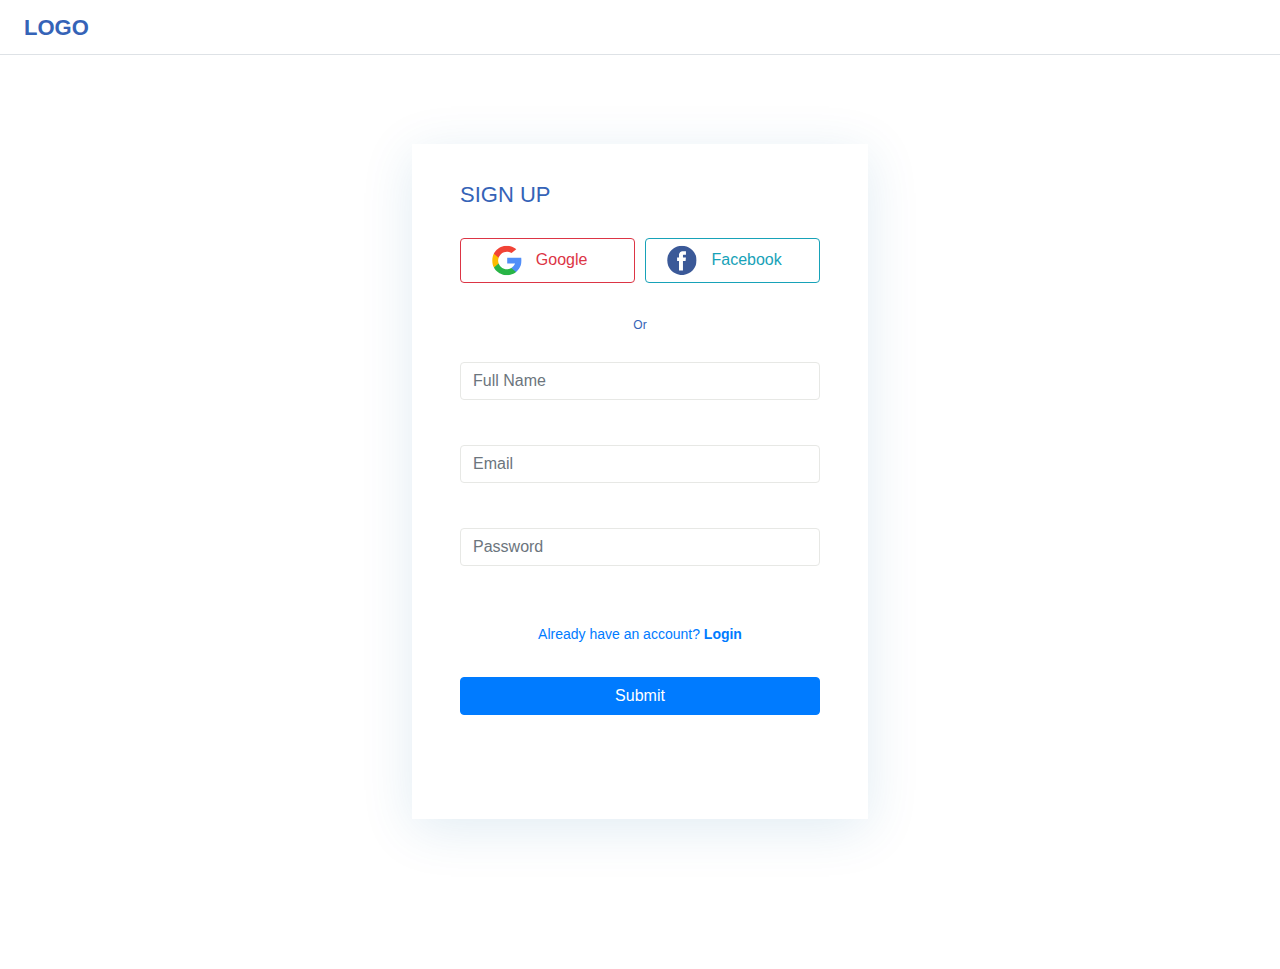
<file: signUp.html>
<!DOCTYPE html>
<html>
  <head>
    <meta charset="UTF-8" />
    <meta
      name="viewport"
      content="width=device-width, initial-scale=1, shrink-to-fit=no"
    />
    <title>Login</title>

    <!-- Bootstrap core CSS -->
    <link href="vendor/bootstrap/css/bootstrap.min.css" rel="stylesheet" />
    <link
      rel="stylesheet"
      href="https://cdnjs.cloudflare.com/ajax/libs/font-awesome/5.15.2/css/all.min.css"
    />

    <!-- Custom styles for this template -->
    <link href="css/global.css" rel="stylesheet" />
    <link href="css/login.css" rel="stylesheet" />
  </head>

  <body>
    <div id="login-form">
      <!-- logo -->
      <div class="logo-form border-bottom pl-4">LOGO</div>
      <div class="logo-form-small">LOGO</div>

      <div class="container" id="signUp">
        <!-- sign up -->
        <form
          action="login.html"
          class="needs-validation form-register mx-auto"
          novalidate
        >
          <span class="logo-formin-register">SIGN UP</span>
          <div class="formspace-outsite-register row">
            <div class="col google-register">
              <button type="button" class="btn btn-outline-danger btn-block">
                <span class="spacer-google-block-register"
                  ><img class="nav-icon" src="img/svg/google.svg" alt="" /><span
                    class="spacer-google-register"
                    >Google</span
                  ></span
                >
              </button>
            </div>
            <div class="col facebook-register">
              <button type="button" class="btn btn-outline-info btn-block">
                <span class="spacer-facebook-block-register"
                  ><img
                    class="nav-icon"
                    src="img/svg/facebook.svg"
                    alt=""
                  /><span class="spacer-facebook-register">Facebook</span></span
                >
              </button>
            </div>
          </div>
          <div>
            <span class="formspacer-register-or d-flex justify-content-center"
              >Or</span
            >
          </div>
          <div class="form-group formspacer-register-name">
            <input
              type="text"
              class="form-control"
              id="uname"
              placeholder="Full Name"
              name="uname"
              required
            />
            <div class="valid-feedback">Valid.</div>
            <div class="invalid-feedback">Please fill out this field.</div>
          </div>
          <div class="form-group formspacer-register-email">
            <input
              type="email"
              class="form-control"
              id="uemail"
              placeholder="Email"
              name="uname"
              required
            />
            <div class="valid-feedback">Valid.</div>
            <div class="invalid-feedback">Please fill out this field.</div>
          </div>
          <div class="form-group formspacer-register-password">
            <input
              type="password"
              class="form-control"
              id="pwd"
              placeholder="Password"
              name="pswd"
              required
            />
            <div class="valid-feedback">Valid.</div>
            <div class="invalid-feedback">Please fill out this field.</div>
          </div>
          <div>
            <span
              class="formspacer-signup-register d-flex justify-content-center"
              ><a href="login.html" id="cancel-signup"
                >Already have an account? <b>Login</b></a
              ></span
            >
          </div>
          <button type="submit" class="btn btn-primary sub-bt-register">
            Submit
          </button>
        </form>
      </div>
    </div>
    <script src="vendor/jquery/jquery.min.js"></script>
    <script src="https://cdnjs.cloudflare.com/ajax/libs/popper.js/1.16.0/umd/popper.min.js"></script>
    <script src="https://maxcdn.bootstrapcdn.com/bootstrap/4.5.2/js/bootstrap.min.js"></script>
    <!-- form validation -->
    <script src="js/login.js"></script>
  </body>
</html>
</file>
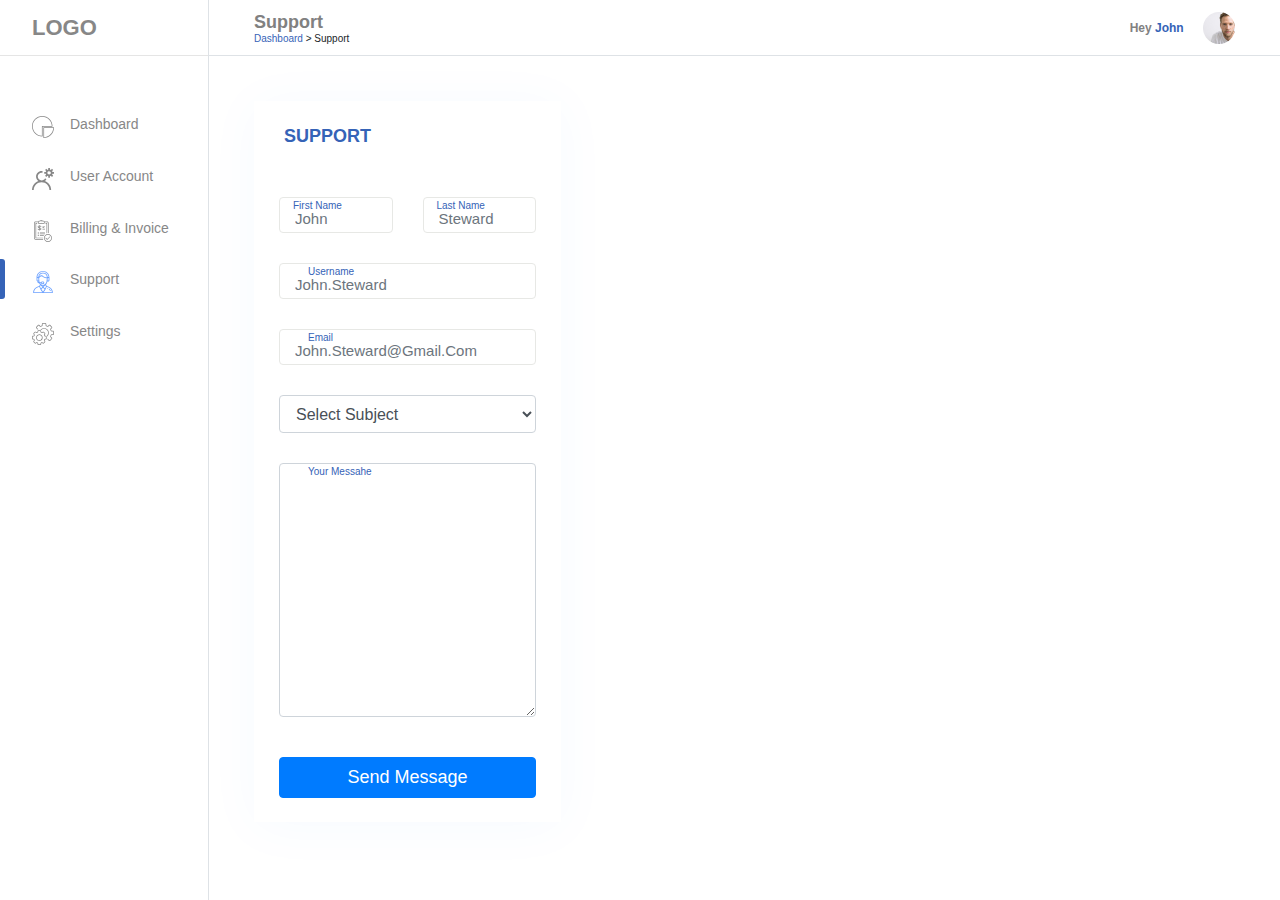
<file: support.html>
<!DOCTYPE html>
<html lang="en">
  <head>
    <meta charset="utf-8" />
    <meta
      name="viewport"
      content="width=device-width, initial-scale=1, shrink-to-fit=no"
    />
    <meta name="description" content="" />
    <meta name="author" content="" />

    <title>Simple Sidebar - Start Bootstrap Template</title>

    <!-- Bootstrap core CSS -->
    <link href="vendor/bootstrap/css/bootstrap.min.css" rel="stylesheet" />
    <link
      rel="stylesheet"
      href="https://cdnjs.cloudflare.com/ajax/libs/font-awesome/5.15.2/css/all.min.css"
    />
    <link href="vendor/slider/css/bootstrap-slider.min.css" rel="stylesheet" />

    <!-- Custom styles for this template -->
    <link href="css/global.css" rel="stylesheet" />
    <link href="css/support.css" rel="stylesheet" />
  </head>

  <body>
    <div class="d-flex" id="wrapper">
      <!-- Sidebar -->
      <div class="border-right" id="sidebar-wrapper">
        <div class="logo mb-5">LOGO</div>
        <div class="list-group list-group-flush">
          <a href="#" class="list-group-item list-group-item-action">
            <img class="nav-icon" src="img/svg/pie-chart.svg" alt="" />
            Dashboard
          </a>
          <a href="#" class="list-group-item list-group-item-action">
            <img class="nav-icon" src="img/svg/user.svg" alt="" />
            User Account
          </a>
          <a href="#" class="list-group-item list-group-item-action">
            <img class="nav-icon" src="img/svg/invoice.svg" alt="" />
            Billing & Invoice
          </a>
          <a href="#" class="list-group-item list-group-item-action active">
            <img class="nav-icon" src="img/svg/support.svg" alt="" />
            Support
          </a>
          <a href="#" class="list-group-item list-group-item-action">
            <img class="nav-icon" src="img/svg/setting.svg" alt="" />
            Settings
          </a>
        </div>
      </div>
      <!-- /#sidebar-wrapper -->

      <!-- Page Content -->
      <div id="page-content-wrapper">
        <nav class="navbar border-bottom navbar-desktop">
          <div class="breadcrumbs">
            <h1 class="title">Support</h1>
            <p>
              <a href="#">Dashboard</a>
              <span>></span>
              <span>Support</span>
            </p>
          </div>

          <div class="navbar-right">
            <span>
              Hey
              <a href="#">John</a>
            </span>
            <a class="ml-3" href="#">
              <img class="avatar" src="img/avatar.png" alt="" />
            </a>
          </div>
        </nav>

        <nav class="navbar border-bottom navbar-mobile">
          <div class="navbar-left d-flex">
            <button
              class="navbar-toggler p-0"
              type="button"
              data-toggle="collapse"
              data-target="#hamburger"
              aria-controls="hamburger"
              aria-expanded="false"
            >
              <img src="img/svg/menu.svg" alt="" />
            </button>
            <a class="logo p-0 pl-4" href="#">LOGO</a>
          </div>

          <div class="navbar-right">
            <a class="ml-3" href="#">
              <img class="avatar" src="img/avatar.png" alt="" />
            </a>
          </div>

          <div
            class="collapse navbar-collapse bg-light border-all"
            id="hamburger"
          >
            <div class="list-group list-group-flush">
              <a href="#" class="list-group-item list-group-item-action">
                <img class="nav-icon" src="img/svg/pie-chart.svg" alt="" />
                Dashboard
              </a>
              <a href="#" class="list-group-item list-group-item-action">
                <img class="nav-icon" src="img/svg/user.svg" alt="" />
                User Account
              </a>
              <a href="#" class="list-group-item list-group-item-action">
                <img class="nav-icon" src="img/svg/invoice.svg" alt="" />
                Billing & Invoice
              </a>
              <a href="#" class="list-group-item list-group-item-action">
                <img class="nav-icon" src="img/svg/support.svg" alt="" />
                Support
              </a>
              <a href="#" class="list-group-item list-group-item-action active">
                <img class="nav-icon" src="img/svg/setting.svg" alt="" />
                Settings
              </a>
            </div>
          </div>
        </nav>

        <div class="container-fluid cflex">
          <div class="row row-fixed d-flex d-flex-wrap">
            <div class="col-xl-4 col-lg-6 col-sm-12 mb-4">
              <form class="support-form">
                <span class="logo-support">SUPPORT</span>
                <div class="row separator-top">
                  <div class="col cinput-text">
                    <label class="input-label">First Name</label>
                    <input
                      type="text"
                      class="cinput form-control"
                      placeholder="John"
                    />
                  </div>
                  <div class="col cinput-text">
                    <label class="input-label">Last Name</label>
                    <input
                      type="text"
                      class="cinput form-control"
                      placeholder="Steward"
                    />
                  </div>
                </div>
                <div class="separator-middle">
                  <div class="cinput-text">
                    <label class="input-label">Username</label>
                    <input
                      type="text"
                      class="cinput form-control"
                      placeholder="john.steward"
                    />
                  </div>
                </div>
                <div class="separator-middle">
                  <div class="cinput-text">
                    <label class="input-label">Email</label>
                    <input
                      type="text"
                      class="cinput form-control"
                      placeholder="john.steward@gmail.com"
                    />
                  </div>
                </div>
                <div class="separator-middle">
                  <select class="form-control" id="sel1" name="sellist1">
                    <option disabled selected>Select Subject</option>
                    <option>1</option>
                    <option>2</option>
                    <option>3</option>
                  </select>
                </div>
                <div class="separator-middle">
                  <div class="form-group cinput-text">
                    <label class="input-label">Your Messahe</label>
                    <textarea
                      class="form-control"
                      rows="10"
                      placeholder=""
                    ></textarea>
                  </div>
                </div>
                <div class="separator-bottom">
                  <button class="btn btn-primary bt-expand">
                    <span class="btn-font">Send Message</span>
                  </button>
                </div>
              </form>
            </div>
          </div>
        </div>
      </div>
      <!-- /#page-content-wrapper -->
    </div>
    <!-- /#wrapper -->

    <!-- Bootstrap core JavaScript -->
    <script src="vendor/jquery/jquery.min.js"></script>
    <script src="vendor/bootstrap/js/bootstrap.bundle.min.js"></script>
    <script src="vendor/slider/bootstrap-slider.min.js"></script>

    <!-- Menu Toggle Script -->
    <script src="js/global.js"></script>
  </body>
</html>
</file>
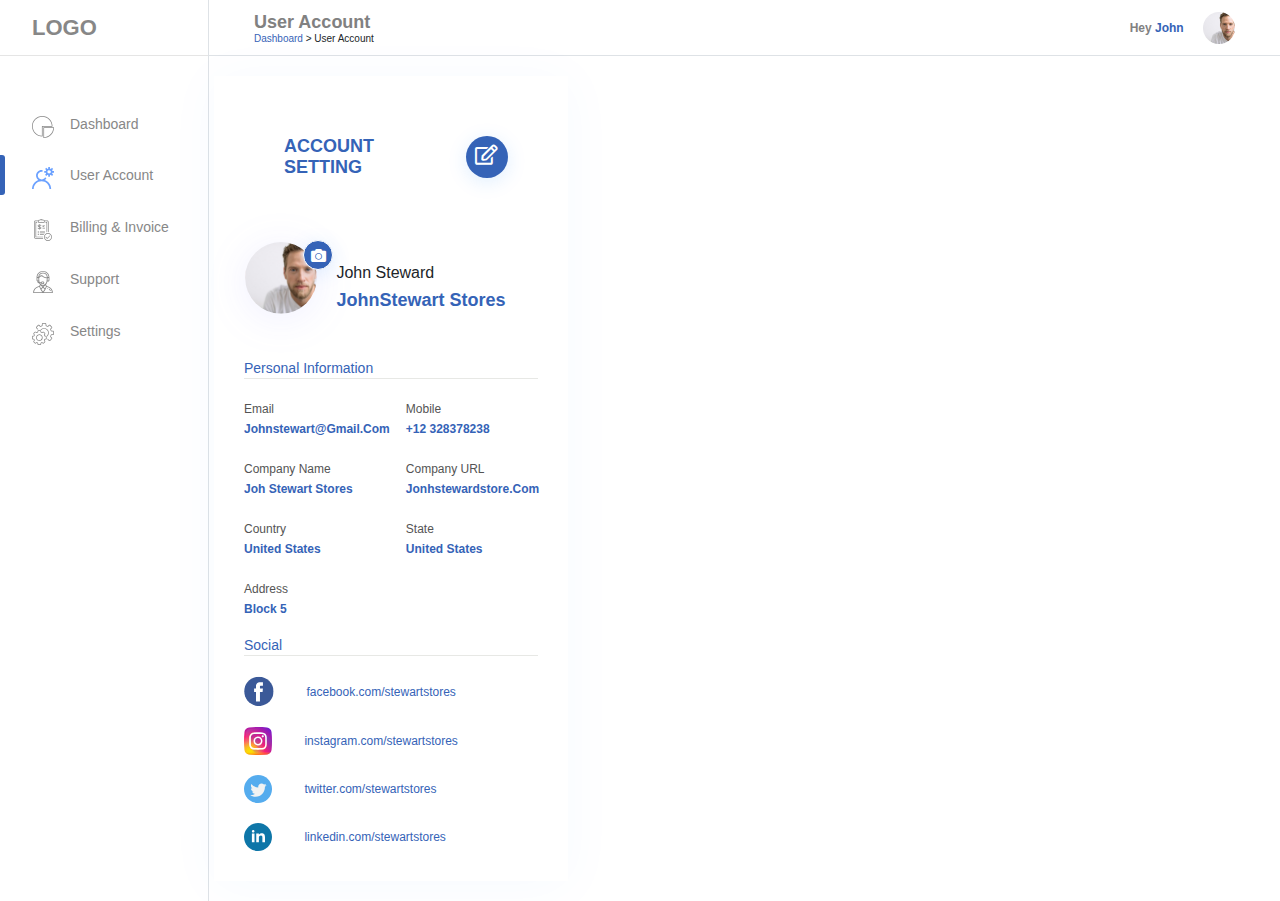
<file: userAccount.html>
<!DOCTYPE html>
<html lang="en">
  <head>
    <meta charset="utf-8" />
    <meta
      name="viewport"
      content="width=device-width, initial-scale=1, shrink-to-fit=no"
    />
    <meta name="description" content="" />
    <meta name="author" content="" />

    <title>Simple Sidebar - Start Bootstrap Template</title>

    <!-- Bootstrap core CSS -->
    <link href="vendor/bootstrap/css/bootstrap.min.css" rel="stylesheet" />
    <link
      rel="stylesheet"
      href="https://cdnjs.cloudflare.com/ajax/libs/font-awesome/5.15.2/css/all.min.css"
    />
    <link href="vendor/slider/css/bootstrap-slider.min.css" rel="stylesheet" />

    <!-- Custom styles for this template -->
    <link href="css/global.css" rel="stylesheet" />
    <link href="css/userAccount.css" rel="stylesheet" />
  </head>

  <body>
    <div class="d-flex" id="wrapper">
      <!-- Sidebar -->
      <div class="border-right" id="sidebar-wrapper">
        <div class="logo mb-5">LOGO</div>
        <div class="list-group list-group-flush">
          <a href="#" class="list-group-item list-group-item-action">
            <img class="nav-icon" src="img/svg/pie-chart.svg" alt="" />
            Dashboard
          </a>
          <a href="#" class="list-group-item list-group-item-action active">
            <img class="nav-icon" src="img/svg/user.svg" alt="" />
            User Account
          </a>
          <a href="#" class="list-group-item list-group-item-action">
            <img class="nav-icon" src="img/svg/invoice.svg" alt="" />
            Billing & Invoice
          </a>
          <a href="#" class="list-group-item list-group-item-action">
            <img class="nav-icon" src="img/svg/support.svg" alt="" />
            Support
          </a>
          <a href="#" class="list-group-item list-group-item-action">
            <img class="nav-icon" src="img/svg/setting.svg" alt="" />
            Settings
          </a>
        </div>
      </div>
      <!-- /#sidebar-wrapper -->

      <!-- Page Content -->
      <div id="page-content-wrapper">
        <nav class="navbar border-bottom navbar-desktop">
          <div class="breadcrumbs">
            <h1 class="title">User Account</h1>
            <p>
              <a href="#">Dashboard</a>
              <span>></span>
              <span>User Account</span>
            </p>
          </div>

          <div class="navbar-right">
            <span>
              Hey
              <a href="#">John</a>
            </span>
            <a class="ml-3" href="#">
              <img class="avatar" src="img/avatar.png" alt="" />
            </a>
          </div>
        </nav>

        <nav class="navbar border-bottom navbar-mobile">
          <div class="navbar-left d-flex">
            <button
              class="navbar-toggler p-0"
              type="button"
              data-toggle="collapse"
              data-target="#hamburger"
              aria-controls="hamburger"
              aria-expanded="false"
            >
              <img src="img/svg/menu.svg" alt="" />
            </button>
            <a class="logo p-0 pl-4" href="#">LOGO</a>
          </div>

          <div class="navbar-right">
            <a class="ml-3" href="#">
              <img class="avatar" src="img/avatar.png" alt="" />
            </a>
          </div>

          <div
            class="collapse navbar-collapse bg-light border-all"
            id="hamburger"
          >
            <div class="list-group list-group-flush">
              <a href="#" class="list-group-item list-group-item-action">
                <img class="nav-icon" src="img/svg/pie-chart.svg" alt="" />
                Dashboard
              </a>
              <a href="#" class="list-group-item list-group-item-action active">
                <img class="nav-icon" src="img/svg/user.svg" alt="" />
                User Account
              </a>
              <a href="#" class="list-group-item list-group-item-action">
                <img class="nav-icon" src="img/svg/invoice.svg" alt="" />
                Billing & Invoice
              </a>
              <a href="#" class="list-group-item list-group-item-action">
                <img class="nav-icon" src="img/svg/support.svg" alt="" />
                Support
              </a>
              <a href="#" class="list-group-item list-group-item-action">
                <img class="nav-icon" src="img/svg/setting.svg" alt="" />
                Settings
              </a>
            </div>
          </div>
        </nav>

        <div class="row side-layout">
          <div
            id="toggled-board"
            class="board col-12 col-md-8 col-lg-6 col-xl-4"
          >
            <div class="d-flex justify-content-between top-logo">
              <div class="logo-font">ACCOUNT SETTING</div>
              <button class="btn-edit">
                <i class="far fa-edit edit-font"></i>
              </button>
            </div>
            <div class="row row-position">
              <div class="col-3 d-flex">
                <img class="avatar-size" src="img/svg/avatar.svg" />
                <button id="camera" class="btn-camera">
                  <i class="fas fa-camera camera-font"></i>
                </button>
              </div>
              <div class="col">
                <div class="font-name font-position-name">John Steward</div>
                <div class="font-store font-position-store">
                  JohnStewart Stores
                </div>
              </div>
            </div>
            <div class="font-spliterup">Personal Information</div>
            <div class="row spacer-maker">
              <div class="col-6">
                <div class="category">Email</div>
                <div class="detail">Johnstewart@Gmail.Com</div>
              </div>
              <div class="col-6">
                <div class="category">Mobile</div>
                <div class="detail">+12 328378238</div>
              </div>
            </div>
            <div class="row spacer-maker">
              <div class="col-6">
                <div class="category">Company Name</div>
                <div class="detail">Joh Stewart Stores</div>
              </div>
              <div class="col-6">
                <div class="category">Company URL</div>
                <div class="detail">Jonhstewardstore.Com</div>
              </div>
            </div>
            <div class="row spacer-maker">
              <div class="col-6">
                <div class="category">Country</div>
                <div class="detail">United States</div>
              </div>
              <div class="col-6">
                <div class="category">State</div>
                <div class="detail">United States</div>
              </div>
            </div>
            <div class="row spacer-maker">
              <div class="col-6">
                <div class="category">Address</div>
                <div class="detail">Block 5</div>
              </div>
            </div>
            <div class="font-spliterdwn">Social</div>
            <div class="spacer-maker">
              <img src="img/svg/facebook.svg" />
              <a href="#"
                ><span class="between">facebook.com/stewartstores</span></a
              >
            </div>
            <div class="spacer-maker">
              <img src="img/svg/instagram.svg" />
              <a href="#"
                ><span class="between">instagram.com/stewartstores</span></a
              >
            </div>
            <div class="spacer-maker">
              <img src="img/svg/twitter.svg" />
              <a href="#"
                ><span class="between">twitter.com/stewartstores </span></a
              >
            </div>
            <div class="spacer-maker">
              <img src="img/svg/linkedin.svg" />
              <a href="#"
                ><span class="between">linkedin.com/stewartstores</span></a
              >
            </div>
          </div>
        </div>
        <div class="row px-5">
          <div
            id="toggle-board"
            class="toggle-board col-12 col-sm-12 col-md-12 col-lg-10 col-xl-10"
          >
            <div class="row">
              <div
                id="toggle-down"
                class="col-12 col-sm-6 col-md-6 col-lg-6 col-xl-6 top-logo"
              >
                <div class="logo-font">ACCOUNT SETTING</div>
                <div class="col d-flex justify-content-center">
                  <div class="position-relative">
                    <img class="avatar-size" src="img/svg/avatar.svg" />
                    <button id="camera-update" class="btn-camera-toggle">
                      <i class="fas fa-camera camera-font"></i>
                    </button>
                  </div>
                </div>
                <div class="row">
                  <div class="col">
                    <div class="cinput-text">
                      <label for="">First Name</label>
                      <input
                        type="text"
                        class="cinput form-control"
                        placeholder="John"
                      />
                    </div>
                  </div>
                  <div class="col">
                    <div class="cinput-text">
                      <label for="">Last Name</label>
                      <input
                        type="text"
                        class="cinput form-control"
                        placeholder="Steward"
                      />
                    </div>
                  </div>
                </div>
                <div class="row spacer-maker-input">
                  <div class="col">
                    <div class="cinput-text">
                      <label for="">Email</label>
                      <input
                        type="text"
                        class="cinput form-control"
                        placeholder="john.stewart@gmail.com"
                      />
                    </div>
                  </div>
                </div>
                <div class="row spacer-maker-input">
                  <div class="col">
                    <div class="cinput-text">
                      <label for="">Mobile</label>
                      <input
                        type="text"
                        class="cinput form-control"
                        placeholder="+19483 83848"
                      />
                    </div>
                  </div>
                </div>
                <div class="row spacer-maker-input">
                  <div class="col">
                    <div class="cinput-text">
                      <label for="">Company Name</label>
                      <input
                        type="text"
                        class="cinput form-control"
                        placeholder="JohnStwart Stores"
                      />
                    </div>
                  </div>
                </div>
                <div class="row spacer-maker-input">
                  <div class="col">
                    <div class="cinput-text">
                      <label for="">Company URL</label>
                      <input
                        type="text"
                        class="cinput form-control"
                        placeholder="johnstwartstores.com"
                      />
                    </div>
                  </div>
                </div>
                <div class="row spacer-maker-input">
                  <div class="col">
                    <input
                      type="password"
                      class="form-control"
                      placeholder="New Password"
                    />
                  </div>
                </div>
                <div class="row spacer-maker-input">
                  <div class="col">
                    <input
                      type="password"
                      class="form-control"
                      placeholder="Confirm Password"
                    />
                  </div>
                </div>
              </div>
              <div
                id="toggle-up"
                class="col-12 col-sm-6 col-md-6 col-lg-6 col-xl-6 top-logo toggle-margin"
              >
                <div class="row spacer-maker-input">
                  <div class="col">
                    <div class="cinput-text">
                      <label for="">Company URL</label>
                      <select type="text" class="cinput form-control">
                        <option class="cinput">United states</option>
                      </select>
                    </div>
                  </div>
                </div>
                <div class="row spacer-maker-input">
                  <div class="col">
                    <div class="cinput-text">
                      <label for="">State</label>
                      <select type="text" class="cinput form-control">
                        <option class="cinput">Arizona</option>
                      </select>
                    </div>
                  </div>
                </div>
                <div class="row spacer-maker-input">
                  <div class="col">
                    <div class="cinput-text">
                      <label for="">Address</label>
                      <input
                        type="text"
                        class="cinput form-control"
                        placeholder="block 5"
                      />
                    </div>
                  </div>
                </div>
                <div class="row spacer-maker-input">
                  <div class="col">
                    <div class="cinput-text">
                      <label for="">Zip Code</label>
                      <input
                        type="text"
                        class="cinput form-control"
                        placeholder="873627"
                      />
                    </div>
                  </div>
                </div>
                <div class="row spacer-maker-input">
                  <div class="col">
                    <div class="cinput-text">
                      <label for="">Facebook Link</label>
                      <input
                        type="text"
                        class="cinput form-control"
                        placeholder="Facebook.Com/Stewartstore"
                      />
                    </div>
                  </div>
                </div>
                <div class="row spacer-maker-input">
                  <div class="col">
                    <div class="cinput-text">
                      <label for="">Twitter Link</label>
                      <input
                        type="text"
                        class="cinput form-control"
                        placeholder="Twitter.Com/Stewartstore"
                      />
                    </div>
                  </div>
                </div>
                <div class="row spacer-maker-input">
                  <div class="col">
                    <div class="cinput-text">
                      <label for="">InstagramLink</label>
                      <input
                        type="text"
                        class="cinput form-control"
                        placeholder="Imstagra.Com/Stewartstore"
                      />
                    </div>
                  </div>
                </div>
                <div class="row spacer-maker-input">
                  <div class="col">
                    <div class="cinput-text">
                      <label for="">Linkedin Link</label>
                      <input
                        type="text"
                        class="cinput form-control"
                        placeholder="LikedIn.Com/Stewartstore"
                      />
                    </div>
                  </div>
                </div>
                <button class="btn update-bt spacer-maker-input">
                  Update Account Settings
                </button>
              </div>
            </div>
          </div>
        </div>
        <!-- /#page-content-wrapper -->
      </div>
    </div>
    <!-- /#wrapper -->

    <!-- Bootstrap core JavaScript -->
    <script src="vendor/jquery/jquery.min.js"></script>
    <script src="vendor/bootstrap/js/bootstrap.bundle.min.js"></script>
    <script src="vendor/slider/bootstrap-slider.min.js"></script>

    <!-- Menu Toggle Script -->
    <script src="js/global.js"></script>
    <script src="js/userAccount.js"></script>
  </body>
</html>
</file>
<file: css/nodata.css>
#page-content-wrapper .layout-top{
	margin-top: 130px;
}

.layout-top .font-style1{
	font-family: Arial;
	font-style: normal;
	font-weight: bold;
	font-size: 1.375rem;
	line-height: 25px;
	margin-top: 39px;
	color: #000000;
}

.layout-top .font-style2{
	font-family: Arial;
	font-style: normal;
	font-weight: normal;
	font-size: 1.125rem;
	line-height: 21px;
	margin-top: 8px;
	color: #000000;
}

.layout-top .font-style3{
	font-family: Arial;
	font-style: normal;
	font-weight: normal;
	font-size: 14px;
	line-height: 0.875rem;
	margin-top: 21px;
	color: #D93A30;
}

.layout-top .btn-spacer{
	margin-top: 32px;
}

.layout-top .btn-text{
	font-family: Arial;
	font-style: normal;
	font-weight: normal;
	font-size: 1.125rem;
	line-height: 20px;
	text-align: center;
	text-transform: capitalize;
}

.layout-top .btn-square{
	width: 180px;
	height: 50px;
}
</file>
<file: css/nopage.css>
#page-content-wrapper .layout-top{
	margin-top: 50px;
}

.layout-top .font-style1{
	font-family: Arial;
	font-style: normal;
	font-weight: bold;
	font-size: 1.375rem;
	line-height: 25px;
	margin-top: 39px;
	color: #000000;
}

.layout-top .font-style2{
	font-family: Arial;
	font-style: normal;
	font-weight: normal;
	font-size: 1.125rem;
	line-height: 21px;
	margin-top: 8px;
	color: #000000;
}

.layout-top .font-style3{
	font-family: Arial;
	font-style: normal;
	font-weight: normal;
	font-size: 14px;
	line-height: 0.875rem;
	margin-top: 21px;
	color: #D93A30;
}

.layout-top .btn-spacer{
	margin-top: 32px;
}

.layout-top .btn-text{
	font-family: Arial;
	font-style: normal;
	font-weight: normal;
	font-size: 1.125rem;
	line-height: 20px;
	text-align: center;
	text-transform: capitalize;
}

.layout-top .btn-square{
	width: 180px;
	height: 50px;
}
</file>
<file: css/Billing@invoice.css>
#page-content-wrapper .billing-board{
    background: #FFFFFF;
    box-shadow: 0px 4px 30px rgba(0, 126, 249, 0.1);
    padding: 19px;
}

#page-content-wrapper .billing-font{
    font-family: Arial;
    font-style: normal;
    font-weight: bold;
    font-size: 1.125rem;
    line-height: 21px;
    color: #3563B7;
}

.billing-board .billing-sub-font{
    font-family: Arial;
    font-style: normal;
    font-weight: normal;
    font-size: 0.875rem;
    line-height: 16px;
    color: #878787;
}

.billing-board .Bronze-panel,
.billing-board .Bronze-panel-card {
    background: linear-gradient(125.26deg, #076AA2 14.32%, #75BBFE 79.92%);
    box-shadow: 0px 4px 30px rgba(0, 126, 249, 0.1);
    border-radius: 10px;
    padding: 20px;
}

.billing-board .other-panel-silver{
    background: #c6dff2;
    box-shadow: 0px 4px 30px rgba(0, 126, 249, 0.1);
    border-radius: 10px;
    padding: 20px;
}

.billing-board .item {
    min-width: 250px !important;
    padding: 0 15px;
}

.billing-board .other-panel-card {
    background: #c6dff2;
    box-shadow: 0px 4px 30px rgba(0, 126, 249, 0.1);
    border-radius: 10px;
    padding: 20px;
}

.billing-board .other-panel-gold {
    background: #c6dff2;
    box-shadow: 0px 4px 30px rgba(0, 126, 249, 0.1);
    border-radius: 10px;
    padding: 20px;
}

.billing-board .row{
    flex-wrap: nowrap;
    overflow-x: auto;
}

.billing-board .title-font{
    font-family: Arial;
    font-style: normal;
    font-weight: bold;
    font-size: 1.125rem;
    line-height: 21px;
    color: #FFFFFF;
}

.billing-board .dolar-font{
    font-family: Arial;
    font-style: normal;
    font-weight: bold;
    font-size: 2.75rem;
    line-height: 51px;
    color: #FFFFFF;
}

.billing-board .perM{
    font-family: Arial;
    font-style: normal;
    font-weight: normal;
    font-size:0.625rem;
    line-height: 51px;
    color: #FFFFFF;
}

#page-content-wrapper .btn-panel{
    background: linear-gradient(121.45deg, #3563B7 15.16%, #9B99FF 95.47%);
    box-shadow: 0px 4px 30px rgba(5, 42, 78, 0.2);
    border-radius: 50px;
    padding: 6px 16px;
    border: none;
}

.billing-board .btn-font{
    font-family: Arial;
    font-style: normal;
    font-weight: normal;
    font-size: 10px;
    line-height: 11px;
    color: #FFFFFF;
}

.billing-board .features-font{
    font-family: Arial;
    font-style: normal;
    font-weight: bold;
    font-size: 0.825rem;
    line-height: 11px;
    color: #FFFFFF;
}

.billing-board .features-font-small{
    font-family: Arial;
    font-style: normal;
    font-weight: normal;
    font-size: 0.825rem;
    line-height: 11px;
    color: #FFFFFF;
}

.billing-board .dot-color{
    color: #FFFFFF;
}

i.fas {
    display: inline-block;
    border-radius: 60px;
    font-size: 7px;
}

.billing-board .payment-font{
    font-family: Arial;
    font-style: normal;
    font-weight: normal;
    font-size: 0.875rem;
    line-height: 16px;
    color: #878787;
}

.billing-board .card-font{
    font-family: Arial;
    font-style: normal;
    font-weight: normal;
    font-size: 10px;
    line-height: 11px;
    color: #FFFFFF;
}

.btn-circle.btn-md { 
    width: 50px; 
    height: 50px; 
    padding: 7px 10px; 
    border-radius: 25px; 
    font-size: 10px; 
    text-align: center;
    background-color: #FFFFFF;
    border: 0px; 
}

.btn-circle.btn-md-img { 
    width: 31px; 
    height: 31px; 
    padding: 7px 10px; 
    border-radius: 15.5px; 
    text-align: center;
    background-color: #FFFFFF;
    border: 0px; 
} 

.trash-color{
    color: crimson;
}

#payment-card i.fas{
    display: inline-block;
    border-radius: 60px;
    font-size: 30px;
    color: crimson;
}

.billing-board .layout-between{
    display: flex;
    justify-content: space-between;
}

.billing-board .layout-bt{
    margin-top: -33px;
}

.billing-board .credit-pass{
    font-family: Arial;
    font-style: normal;
    font-weight: bold;
    font-size: 18px;
    line-height: 21px;
    color: #FFFFFF;
}

.billing-board .layout-chip{
    display: flex;
    flex-wrap: nowrap;
    align-items: center;
}

.billing-board .layout-chipimg{
    flex:0 1 40px;
}

.billing-board .card-chip-font{
    font-family: Arial;
    font-style: normal;
    font-weight: normal;
    font-size: 10px;
    line-height: 11px;
    color: #FFFFFF;
}

.billing-board .default-card-font{
    color:#3563B7 ;
    font-size: 0.725rem;
}

.billing-board .addCard{
    padding: 60px;
}

#page-content-wrapper .invoice-board{
    background: #FFFFFF;
    box-shadow: 0px 4px 50px rgba(0, 126, 249, 0.04); 
    padding: 19px;  
}

.invoice-board .sub-board{
    background: #FFFFFF;
    box-shadow: 0px 4px 15px rgba(0, 126, 249, 0.1);
    border-radius: 5px;
    padding: 10px;
}

.invoice-board .invoice-h-font{
    font-family: Arial;
    font-style: normal;
    font-weight: normal;
    font-size: 18px;
    line-height: 16px;
    color: #4F4F4F;
}

.invoice-board .invoice-dollar-font{
    font-family: Arial;
    font-style: normal;
    font-weight: normal;
    font-size: 22px;
    line-height: 6px;
    color: #545454;
}

.invoice-board .invoice-sub-font{
    font-family: Arial;
    font-style: normal;
    font-weight: bold;
    font-size: 14px;
    line-height: 16px;
    color: #3563B7;
}

.invoice-board .invoice-sub-nc-font{
    font-family: Arial;
    font-style: normal;
    font-weight: bold;
    font-size: 14px;
    line-height: 16px;
    color: #878787;
}

.invoice-board .invoice-sub-c-font{
    font-family: Arial;
    font-style: normal;
    font-weight: bold;
    font-size: 14px;
    line-height: 16px;
    color: crimson;
}

#search {
    position: absolute;
    top: -15px;
    left: -15px;
    z-index: 3;
}

#download {
    position: absolute;
    top: -15px;
    left: -15px;
    z-index: 3;
}

#page-content-wrapper .inline-layout {
    display: flex;
    justify-content: space-between;
    align-items: center;
}

#shown-card .inline-layout-side{
    display: flex;
    justify-content: flex-end;
    align-items: center;
}

#invoice-toggle i.fas {
    display: inline-block;
    border-radius: 60px;
    font-size: 27px;
}

#invoice-toggle .sub-logo-font{
    font-family: Arial;
    font-style: normal;
    font-weight: bold;
    font-size: 30px;
    line-height: 25px;
    color: #3563B7;
}

#shown-card .sub-logo-font {
    font-family: Arial;
    font-style: normal;
    font-weight: bold;
    font-size: 27px;
    margin-left: 28px;
    line-height: 25px;
    color: #3563B7;
}

#page-content-wrapper .sub-name-font {
    font-family: Arial;
    font-style: normal;
    font-weight: normal;
    font-size: 16px;
    line-height: 16px;
    color: #3563B7;
}

#invoice-toggle .sub-nc-font{
    font-family: Arial;
    font-style: normal;
    font-weight: normal;
    font-size: 16px;
    line-height: 16px;
    color: #878787;
}

#invoice-toggle .sub-c-font, #shown-card .sub-c-font{
    font-family: Arial;
    font-style: normal;
    font-weight: normal;
    font-size: 16px;
    line-height: 16px;
    color: #3563B7;
}

#invoice-toggle .sub-border{
    border: 1px solid #E7E8E5;
}

#invoice-toggle .sub-table-board{
    background: #FFFFFF;
    box-shadow: 0px 4px 50px rgba(0, 126, 249, 0.04);
}

#invoice-toggle .layout-creditCard-font{
    margin-top: -35px;
}

#invoice-toggle .reviser{
    padding: 12px;
}

#invoice-toggle {display: none;}

#page-content-wrapper .layout-download-bt{
    display: flex;
    justify-content: flex-end;
    margin-right: 35px;
    margin-top: 170px;
}

#page-content-wrapper #shown-card{
    display: none;
}

#page-content-wrapper .addCard-board{
    background: #FFFFFF;
    box-shadow: 0px 4px 50px rgba(0, 126, 249, 0.04);
    padding: 14px;
}

#shown-card i.fas {
    display: inline-block;
    border-radius: 60px;
    font-size: 27px;
}

#shown-card .cinput-text input {
    height: auto !important;
    padding: 23px 15px 5px;
    width: 100%;
    font-size: 1rem;
    line-height: 14px;
    color: #878787;
}

#shown-card .cinput-text label {
    position: absolute;
    top: 5px;
    left: 15px;
    font-weight: normal;
    font-size: 12px;
    line-height: 8px;
    padding: 2px;
    color: #3563b7;
}

#shown-card .addCard-bt{
    background: linear-gradient(91.51deg, #3563B7 21.88%, #007EF9 100.95%);
    box-shadow: 0px 4px 25px rgba(63, 82, 253, 0.2);
    border-radius: 5px;
    width: -webkit-fill-available;
    padding: 15px;
}

#successmodal-silver .modal-dialog,
#successmodal-gold .modal-dialog,
#successmodal-bronze .modal-dialog
{
    width: 383px;
    min-height: auto;
    height: 204px;
    border-radius: 10px;
    display: flex;
    justify-content: center;
    margin: 300px auto;
}

#successmodal-silver .modal-content,
#successmodal-gold .modal-content,
#successmodal-bronze .modal-content
{
    background-color: #FFFFFF;
    border: none;
    border-radius: inherit;
    display: flex;
    justify-content: center;
    text-align: center;
    margin-left: auto;
    color: #545454;
    margin-top: 18px;
    font-size: 0.875rem;
}

#successmodal-silver .modal-body,
#successmodal-gold .modal-body
#successmodal-bronze .modal-body
{
    display: flex;
    justify-content: center;
    margin-bottom: 10px;
}

#successmodal-silver .modal-title,
#successmodal-gold .modal-title,
#successmodal-bronze .modal-title
{
    display: flex;
    justify-content: center;
    text-align: center;
    margin-left: auto;
    color: #545454;
    margin-top: 24px;
}

#successmodal-silver .cross-bt,
#successmodal-gold .cross-bt,
#successmodal-bronze .cross-bt
{
    color: #262626;
    padding: 4px;
}

#successmodal-silver .modal-header,
#successmodal-gold .modal-header,
#successmodal-bronze .modal-header
{
    border-bottom: none;
}

#trash-bt i.fas{
    line-height: 46px;
}

.card-layout{
    display: flex;
}

.name-layout{
    position: absolute;
    bottom: 67px;
    left: 110px;
    right: 0;
}

@media (max-width:576px){
    .card-layout{
        display: block;
    }
    .container-fluid{
        padding: 0px;
    }
}
</file>
<file: css/login.css>
#login-form .logo-form {
  font-family: Arial;
  font-style: normal;
  font-weight: bold;
  font-size: 1.375rem;
  line-height: 25px;
  height: 55px;
  width: 100%;
  display: flex;
  align-items: center;
  color: #3563B7;
}

#login-form .logo-form-small {
  font-family: Arial;
  font-style: normal;
  font-weight: bold;
  font-size: 1.75rem;
  line-height: 32px;
  width: 100%;
  margin-top: 3.263rem;
  display: flex;
  justify-content: center;
  color: #3563B7;
}

#login-form .container{
  padding-right: 0px;
  padding-left: 0px;
  margin-top: -60px;
}

.container .form{
  width: 456px;
  padding: 38px 48px;
  background: #FFFFFF;
  box-shadow: 0px 10px 50px rgba(0, 99, 154, 0.12);
  margin-top: 4.075rem;
  margin-bottom: 150px;
}

.container .form-register{
  width: 456px;
  padding: 38px 48px;
  background: #FFFFFF;
  box-shadow: 0px 10px 50px rgba(0, 99, 154, 0.12);
  margin-top: 4.075rem;
  margin-bottom: 150px;
  height: 675px;
}

.form .logo-formin, .form-register .logo-formin-register {
  font-family: Arial;
  font-style: normal;
  font-size: 1.375rem;
  line-height: 25px;
  color: #3563B7;
}

.form .formspace-outsite, .form-register .formspace-outsite-register {
  margin-top: 1.813rem;
}

.formspace-outsite .google, .formspace-outsite-register .google-register{
  width: -webkit-fill-available;
  padding-right: 5px;
}

.google .spacer-google-block, .google-register .spacer-google-block-register {
  margin-right: 1.007rem;
}

.google .spacer-google, .google-register .spacer-google-register {
  margin-left: 0.894rem;
}

.formspace-outsite .facebook, .formspace-outsite-register .facebook-register {
  width: -webkit-fill-available;
  padding-left: 5px;
}

.facebook .spacer-facebook-block, .facebook-register .spacer-facebook-block-register {
  margin-right: 1.007rem;
}

.facebook .spacer-facebook, .facebook-register .spacer-facebook-register {
  margin-left: 0.894rem;
}

.form .formspacer-name, .form-register .formspacer-register-name {
  margin-top: 1.875rem;
}
.form .formspacer-email, .form-register .formspacer-register-email {
  margin-top: 2.813rem;
}

.form .formspacer-password, .form-register .formspacer-register-password {
  margin-top: 2.813rem;
}

.form .formspacer-fogotten {
  font-family: Arial;
  font-style: normal;
  font-weight: normal;
  font-size: 0.75rem;
  line-height: 14px;
  margin-top: 0.625rem;
  color: #3563B7;
}

.form .formspacer-signup {
  font-family: Arial;
  font-style: normal;
  font-weight: normal;
  font-size: 0.875rem;
  line-height: 16px;
  margin-top: 3.125rem;
  color: #7BA5F3;
}

.form-register .formspacer-signup-register {
  font-family: Arial;
  font-style: normal;
  font-weight: normal;
  font-size: 0.875rem;
  line-height: 16px;
  margin-top: 60px;
  color: #7BA5F3;
}

.form .sub-bt, .form-register .sub-bt-register{
  width: -webkit-fill-available;
  margin-top: 35px;
  margin-bottom: 1.563rem;
}
.form .formspacer-or ,.form-register .formspacer-register-or{
  font-family: Arial;
  font-style: normal;
  font-weight: normal;
  font-size: 0.75rem;
  line-height: 14px;
  margin-top: 2.188rem;
  color: #3563B7;
}

.footer .footer-font{
  font-family: Arial;
  font-style: normal;
  font-weight: normal;
  font-size: 0.75rem;
  line-height: 14px;
  color: #676767;
}

.container .forgot-form{
  width: 456px;
  padding: 38px 48px;
  background: #FFFFFF;
  box-shadow: 0px 10px 50px rgba(0, 99, 154, 0.12);
  margin-top: 4.075rem;
  margin-bottom: 310px;
  height: 398px;
}

#forgotForm .forgot-form .logo-forgot,
#newpassForm .newpass-form .logo-newpass {
  font-family: Arial;
  font-style: normal;
  font-size: 1.625rem;
  line-height: 30px;
  color: #3563B7;
}

#forgotForm .forgot-form .fogot-logo-spacer {
  margin-top: 24px;
  display: flex;
  justify-content: center;
}

#forgotForm .forgot-form .forgot-formspacer-email {
  margin-top: 43px;
}

#forgotForm .forgot-form .logo-forgot-small {
  font-family: Arial;
  font-style: normal;
  font-weight: normal;
  font-size: 0.75rem;
  line-height: 14px;
  margin-top: 24px;
  color: #878787;
}

#forgotForm .forgot-form .fogot-logo-spacer-small {
  margin-top: 50px;
  display: flex;
  justify-content: center;
}

#forgotForm .forgot-form .logo-forgot-pass,
#newpassForm .newpass-form .logo-newpass-small {
  font-family: Arial;
  font-style: normal;
  font-size: 0.875rem;
  line-height: 16px;
  color: #3563B7;
}

#forgotForm .reset-bt,
#newpassForm .update-bt {
  width: -webkit-fill-available;
  margin-top: 26px;
  margin-bottom: 57px;
}

.container .newpass-form{
  width: 456px;
  padding: 38px 48px;
  background: #FFFFFF;
  box-shadow: 0px 10px 50px rgba(0, 99, 154, 0.12);
  margin-top: 4.075rem;
  margin-bottom: 310px;
  height: 477px;
}

#newpassForm .newpass-form .newpass-formspacer {
  margin-top: 55px;
}

#newpassForm .newpass-form .confirm-newpass-formspacer {
  margin-top: 45px;
}

#newpassForm .newpass-form .newpass-logo-spacer-small {
  margin-top: 58px;
  display: flex;
  justify-content: center;
}

.footer {
  width: 100%;
  position: fixed;
  bottom: 0;
  height: 26px;
  align-items: center;
  display: flex;
  justify-content: flex-end;
  padding-right: 30px;
}

@media (max-width: 576px) {
  #login-form .logo-form{
    font-size: 0px !important;
  }
  .container .form{
    box-shadow:none !important;
    padding: 15px 25px;
    width: 100%;
  }
  .container .forgot-form{
    box-shadow:none !important;
    padding: 15px 35px;
    width: 100%;
  }
  #forgotForm .forgot-form .fogot-logo-spacer {
    margin-top: 24px;
    display: flex;
    justify-content: start;
  }

  #forgotForm .forgot-form .logo-forgot-small {
    font-family: Arial;
    font-style: normal;
    font-weight: normal;
    font-size: 0.75rem;
    line-height: 14px;
    margin-top: 1px !important;
    color: #878787;
  }

  #forgotForm .forgot-form .forgot-formspacer-email {
    margin-top: 57px !important;
  }
  .border-bottom {
      border-bottom : none !important;
  }
  
  .container .newpass-form{
    box-shadow:none !important;
    padding: 15px 35px;
    width: 100%;
  }

  .container .form-register{
    box-shadow:none !important;
    padding: 15px 35px;
    width: 100%;
  }
}

@media (min-width: 576px) {
  #login-form .logo-form-small {
    font-size: 0px !important;
  }
}

@media (max-width: 400px) {
  #login-form .google,
  #login-form .facebook,
  #login-form .google-register,
  #login-form .facebook-register{
    flex: 0 0 100%;
    padding: 15px;
  }
}
</file>
<file: css/settings.css>
#share-details {
  display: none;
}

.user-selector input {
  font-weight: bold;
  font-size: 14px;
  line-height: 16px;
}

.user-selector .user-list {
  padding: 10px 15px;
  border: 1px solid #e7e8e5;
  box-sizing: border-box;
  border-bottom-left-radius: 4px;
  border-bottom-right-radius: 4px;
  border-top: none;
  min-height: 150px;
}

.user-selector .user {
  display: inline-block;
  padding: 5px;
  margin-right: 10px;
  background: #3563b7;
  border-radius: 8px;
  font-weight: bold;
  font-size: 10px;
  line-height: 11px;
  color: #fff;
}

.offer-items {
  display: flex;
  justify-content: space-between;
}

.offer-item {
  cursor: pointer;
  outline: none;
  width: 40px;
  height: 40px;
  border: none;
  background: #ffffff;
  box-shadow: 0px 4px 12px rgba(0, 126, 249, 0.08);
  border-radius: 50%;
  display: flex;
  align-items: center;
  justify-content: center;
  font-weight: bold;
  font-size: 10px;
  line-height: 20px;
  text-align: center;
  color: #878787;
}

.offer-item.active {
  background: #3563b7;
  color: #fff;
}

.totals {
  padding: 15px;
  background: #f3fbff;
  border-radius: 10px;
  width: 100%;
}

.totals .total-desc {
  display: inline-block;
  font-weight: normal;
  font-size: 12px;
  line-height: 14px;
  color: #878787;
}

.totals .total-value {
  display: inline-block;
  font-weight: bold;
  font-size: 12px;
  line-height: 14px;
  color: #3563b7;
}

#panel-detail-af,
#panel-detail-ao,
#panel-detail-ac,
#panel-detail-al,
#user-selector-af,
#user-selector-al {
  display: none;
}

.ccard.auto-follow {
  margin-bottom: 30px;
}

.has-overlay {
  position: relative;
}

.overlay {
  width: 100%;
  height: 100%;
  position: absolute;
  top: 0;
  left: 0;
  background-color: rgba(255, 255, 255, 0.3);
  z-index: 10000;
}

input[name="goal_toggle"]:checked ~ .overlay {
  display: none;
}

#credentialsModal .modal-dialog{
  width: 354px;
  min-height:auto;
  height: 624px;
  border-radius: 10px;
  display: flex;
  justify-content: center;
  margin: 100px auto;
}

#credentialsModal .modal-content{
  height: inherit;
  background-color: #583134;
  border: none;
  border-radius: inherit;
}

#credentialsModal .modal-header, #successmodal .modal-header{
  border-bottom: none;
  display: block;
}

#credentialsModal .modal-title{
  display: flex;
  justify-content: center;
  text-align: center;
  margin-left: auto;
  color: #FFFFFF;
  font-size: 0.75rem;
}

#credentialsModal .cross-bt{
  color: #FFFFFF;
}

#credentialsModal .modal-body{
  display: flex;
  justify-content: center;
  padding-top: 70px;
}

#credentialsModal .mark-font{
  color: #FFFFFF;
  font-size: 30px;
  margin-top: -15px;
  margin-bottom: 50px;
  display: flex;
  justify-content: center;
}

#credentialsModal .modal-form{
  width: 260px;
}

#credentialsModal .spacer{
  margin-top: 28px;
}

#credentialsModal .login-bt{
  width: -webkit-fill-available;
  border: none;
  border-radius: 5px;
  background-color: #7a454a;
  color: #FFFFFF;
  padding: 13px;
}

#credentialsModal .input-size{
  padding: 20px; 
}

#credentialsModal .radius-maker{
  border-top-right-radius: 5px;
  border-bottom-right-radius: 5px; 
}

#credentialsModal .radius-destroyer{
  border-top-right-radius: 0px;
  border-bottom-right-radius: 0px; 
}

#successmodal .modal-dialog{
  width: 383px;
  min-height:auto;
  height: 204px;
  border-radius: 10px;
  display: flex;
  justify-content: center;
  margin: 250px auto;
}

#successmodal .modal-content{
  height: inherit;
  background-color: #FFFFFF;
  border: none;
  border-radius: inherit;
}

#successmodal .modal-body{
  display: flex;
  justify-content: center;
  margin-bottom: 28px;
}

#successmodal .modal-title{
  display: flex;
  justify-content: center;
  text-align: center;
  margin-left: auto;
  color: #545454;
  margin-top: 24px;
}

#successmodal .modal-content{
  display: flex;
  justify-content: center;
  text-align: center;
  margin-left: auto;
  color: #545454;
  margin-top: 18px;
  font-size: 0.875rem;
}

#successmodal .cross-bt{
  color: #262626;
  padding:4px;
}

#successmodal .font-art{
  color: #FFFFFF;
}

#wrapper .hidden{
  display: none;
}

#mark {
  position: absolute;
  top: 0px;
  left: 62px;
  z-index: 3;
  width: 27px;
  height: 27px;
}

.logo-font{
  font-family: Arial;
  font-style: normal;
  font-weight: normal;
  font-size: 0.975rem;
  line-height: 20px;
  color: #545454;
}

.btn-font{
  font-family: Arial;
  font-style: normal;
  font-weight: normal;
  font-size: 11px;
  line-height: 14px;
  margin-left: 10px;
  color: #FFFFFF;
}

#avatar {
  width: 55px;
  height: 55px;
}

.radius-revise-maker{
  background: #D93A30;
  box-shadow: 0px 4px 30px rgba(0, 126, 249, 0.1);
  border-radius: 20px;
  margin-top: 15px;
  padding: inherit;
}

.image-revise{
  width: 13px;
  height: 10px;
}

input {
    border: none !important;
    box-sizing: border-box;
    border-top-right-radius: 0px !important;
    border-bottom-right-radius: 0px !important;
}

@media (min-width: 768px) {
  .user-selector .user-list {
    min-height: 300px;
  }

  .ccard.auto-follow {
    margin-bottom: 0;
  }
}
</file>
<file: css/support.css>
#wrapper .support-form{
	padding: 24px 25px;
	background: #FFFFFF;
	box-shadow: 0px 4px 50px rgba(0, 126, 249, 0.04);
}

.support-form .logo-support{
	font-family: Arial;
	font-style: normal;
	font-weight: bold;
	font-size: 1.125rem;
	line-height: 21px;
	margin-left: 5px;
	color: #3563B7;
}

.support-form .input-label{
	margin-left: 14px;
	font-size: 0.625rem;
}

.support-form .separator-top{
	margin-top: 48px;
}

.support-form .separator-middle{
	margin-top: 30px;
}

.support-form .separator-bottom{
	margin-top: 40px;
}

.support-form .btn-font{
	font-size: 1.125rem;
}

.support-form .bt-expand{
	width: -webkit-fill-available;
}

::placeholder {
	font-family: Arial;
	font-style: normal;
	font-weight: normal;
	font-size: 0.938rem;
	line-height: 20px;
	text-transform: capitalize;
	color: #545454;
	opacity: 1; /* Firefox */
}

:-ms-input-placeholder { /* Internet Explorer 10-11 */
 color: #545454;
}

::-ms-input-placeholder { /* Microsoft Edge */
 color: #545454;
}
</file>
<file: css/userAccount.css>
#page-content-wrapper .board{
	display: flex;
	flex-direction: column;
	background: #FFFFFF;
	box-shadow: 0px 4px 50px rgba(0, 126, 249, 0.04);
	padding: 30px;
}

#page-content-wrapper .toggle-board{
	display: none;
}

.inserted{
	display: flex !important;
}

#page-content-wrapper .top-logo{
	padding: 30px;
}

#page-content-wrapper .logo-font{
  display: flex;
  align-items: center;
  padding: 0 10px;
  font-weight: bold;
  font-size: 1.125rem;
  line-height: 21px;
  color: #3563B7;
}

#page-content-wrapper .edit-font{
  color: white;
  font-size: 20px;
}

#page-content-wrapper .camera-font{
  color: white;
  font-size: 15px;
  display: flex;
  justify-content: center;
}

#page-content-wrapper .btn-edit{
  height: 42px;
  width: 42px;
  border-radius: 50%;
  border: none;
  background: #3563B7;
  box-shadow: 0px 4px 20px rgba(0, 126, 249, 0.13);
}

#page-content-wrapper .btn-camera{
  height: 30px;
  width: 30px;
  margin-left: 13px;
  border-radius: 50%;
  border: 1px solid #FFFFFF;
  background: #3563B7;
  box-shadow: 0px 4px 20px rgba(0, 126, 249, 0.13);
}

#page-content-wrapper .btn-camera-toggle{
	height: 30px;
	width: 30px;
	border-radius: 50%;
	border: 1px solid #FFFFFF;
	background: #3563B7;
	box-shadow: 0px 4px 20px rgba(0, 126, 249, 0.13);
  }

#page-content-wrapper .avatar-size{
	width: 150px;
	height: 150px;
}

#page-content-wrapper .row-position{
	margin-left: -53px;
}

#camera {
  position: absolute;
  top: 32px;
  left: 99px;
  z-index: 3;
}
#camera-update {
	position: absolute;
	top: 32px;
	left: 99px;
	z-index: 3;
  }

.boare .font-name{
	font-family: Arial;
	font-style: normal;
	font-weight: normal;
	font-size: 1.125rem;
	line-height: 20px;
	color: #545454;
}

.board .font-store{
	font-family: Arial;
	font-style: normal;
	font-weight: bold;
	font-size: 1.125rem;
	line-height: 20px;
	color: #3563B7;
}

.board .font-position-store{
  margin-left: 40px;
  margin-top: 5px;
}

.board .font-position-name{
	 margin-left: 40px;
	 margin-top: 53px;
}

.board .font-spliterup{
	font-family: Arial;
	font-style: normal;
	font-weight: normal;
	font-size: 0.875rem;
	line-height: 20px;
	color: #3563B7;
	border-bottom: 1px solid #E7E8E5;
}

.board .font-spliterdwn{
	font-family: Arial;
	font-style: normal;
	font-weight: normal;
	font-size: 0.875rem;
	line-height: 20px;
	color: #3563B7;
	margin-top: 16px;
	border-bottom: 1px solid #E7E8E5;
}

#page-content-wrapper .spacer-maker{
	margin-top: 20px;
}

#page-content-wrapper .spacer-maker-input{
	margin-top: 30px;
}

.board .category{
	font-family: Arial;
	font-style: normal;
	font-weight: normal;
	font-size: 0.75rem;
	line-height: 20px;
	color: #545454;
}

.board .detail{
	font-family: Arial;
	font-style: normal;
	font-weight: bold;
	font-size: 0.75rem;
	line-height: 20px;
	color: #3563B7;
}

.board .between{
	font-family: Arial;
	font-style: normal;
	font-weight: normal;
	font-size: 0.75rem;
	line-height: 20px;
	margin-left: 28px;
	color: #3563B7;
}

#toggle-board .cinput-text {
	width: 100%;
	position: relative;
  }
  
#toggle-board .cinput-text label {
	position: absolute;
	top: 5px;
	left: 15px;
	font-weight: normal;
	font-size: 10px;
	line-height: 8px;
	color: #3563b7;
  }
  
  #toggle-board input {
	border: 1px solid #e7e8e5 !important;
	box-sizing: border-box;
	border-radius: 4px !important;
  }
  
  #toggle-board .cinput-text input ,#toggle-board .cinput-text select {
	height: auto !important;
	padding: 15px 15px 5px;
	width: 100%;
	font-size: 18px;
	line-height: 14px;
	color: #878787;
  }
  
  #toggle-board .cinput-wrapper {
	display: flex;
	flex-flow: row;
	width: 100%;
  }
  
  #toggle-board .cinput-wrapper .cinput-text {
	flex: 1 1 auto;
  }
  
  #toggle-board .cinput-wrapper .cinput-number {
	margin-left: 5px;
	flex: 0 1 100px;
  }
  
  #toggle-board .cinput-wrapper .reset {
	flex: 0 1 30px;
	color: red;
	display: flex;
	align-items: center;
	justify-content: flex-end;
  }
  
  #toggle-board .cinput-number {
	position: relative;
  }
  
  #toggle-board input[type="number"]::-webkit-inner-spin-button,
  #toggle-board input[type="number"]::-webkit-outer-spin-button {
	-webkit-appearance: none;
	margin: 0;
  }
  
  #toggle-board input[type="number"] {
	-moz-appearance: textfield;
  }
  
  #toggle-board .cinput-number input {
	height: 36px !important;
	width: 100% !important;
	font-size: 12px;
	line-height: 14px;
	color: #878787;
	float: left;
	display: block;
	padding: 0;
	margin: 0;
	border: 1px solid #eee;
	padding-right: 25px;
	text-align: right;
  }
  
  #toggle-board .cinput-number input:focus {
	outline: 0;
  }

  #toggle-board .update-bt {
	background: linear-gradient(91.51deg, #3563B7 21.88%, #007EF9 100.95%);
	box-shadow: 0px 4px 25px rgba(63, 82, 253, 0.2);
	border-radius: 5px;
	width: -webkit-fill-available;
	color: #FFFFFF;
	padding: 10px;
  }

  .side-layout{
	padding: 20px;
  }

  @media (max-width: 576px) {
	.toggle-margin{
		margin-top: -60px;
	}

	.side-layout{
		padding: 10px;
	}

	#page-content-wrapper .top-logo{
		padding: 0px;
	}
  }
</file>
<file: css/global.css>
/*!
 * Start Bootstrap - Simple Sidebar (https://startbootstrap.com/template/simple-sidebar)
 * Copyright 2013-2020 Start Bootstrap
 * Licensed under MIT (https://github.com/StartBootstrap/startbootstrap-simple-sidebar/blob/master/LICENSE)
 */

body {
  font-family: Arial;
  font-style: normal;
  font-size:16px;
}

#wrapper {
  overflow-x: hidden;
}

#sidebar-wrapper {
  min-height: 100vh;
  margin-left: -208px;
  -webkit-transition: margin 0.25s ease-out;
  -moz-transition: margin 0.25s ease-out;
  -o-transition: margin 0.25s ease-out;
  transition: margin 0.25s ease-out;
}

.logo {
  padding: 0 32px;
  font-weight: bold;
  font-size: 22px;
  line-height: 55px;
  color: #878787;
}

#sidebar-wrapper .list-group {
  width: 208px;
}

#sidebar-wrapper .list-group-item {
  margin-bottom: 0.75rem;
  position: relative;
  padding: 0.75rem;
  padding-left: 70px;
  border: none;
  font-size: 14px;
  line-height: 16px;
  color: #878787;
}

#sidebar-wrapper .list-group-item .nav-icon {
  width: 22px;
  height: 22px;
  top: 12px;
  left: 32px;
  position: absolute;
}

.list-group-item.active {
  background: transparent;
  color: #3563b7;
  border: none;
}

.list-group-item.active .nav-icon {
  filter: sepia(100%) hue-rotate(190deg) saturate(500%);
}

.list-group-item.active:before {
  content: " ";
  position: absolute;
  border-radius: 0px 3px 3px 0px;
  border-left: 5px solid #3563b7;
  left: 0;
  width: 5px;
  height: 100%;
  top: 0;
}

#page-content-wrapper {
  min-width: 100vw;
}

#wrapper.toggled #sidebar-wrapper {
  margin-left: 0;
}

#page-content-wrapper .navbar {
  padding: 0 30px;
  height: 56px;
  display: flex;
  justify-content: space-between;
}

#page-content-wrapper .navbar-desktop {
  display: none;
}

#page-content-wrapper .navbar .breadcrumbs .title {
  margin-bottom: 0;
  font-weight: bold;
  font-size: 18px;
  line-height: 21px;
  color: #818181;
}

#page-content-wrapper .navbar .breadcrumbs p {
  font-size: 10px;
  line-height: 11px;
  margin: 0;
}

#page-content-wrapper .navbar a {
  color: #3563b7;
}

#page-content-wrapper .navbar .navbar-right span {
  font-size: 12px;
  line-height: 14px;
  font-weight: bold;
  color: #818181;
}

#page-content-wrapper .navbar .navbar-right .avatar img {
  border-radius: 50%;
  width: 32px;
  height: 32px;
}

#page-content-wrapper .navbar-mobile {
  display: flex;
}

#page-content-wrapper .navbar-mobile #hamburger {
  box-shadow: 0px 4px 50px rgba(0, 126, 249, 0.04);
}

.container-fluid {
  padding: 30px;
  height: calc(100% - 56px);
  overflow-y: auto;
}

.cflex-column {
  display: flex;
  flex-flow: column;
}

.cflex-row {
  display: flex;
  flex-flow: row;
  justify-content: space-between;
}

.row-fixed {
  flex: 0 1 auto;
}

.row-flexible {
  flex: 1 1 auto;
}

.cbtn {
  border-radius: 10px;
  width: 100%;
  border: none;
}

.cbtn-sm {
  padding: 12px 15px;
  font-size: 12px;
  line-height: 14px;
}

.cbtn-md {
  padding: 12px 15px;
  font-size: 18px;
  line-height: 20px;
  background: linear-gradient(
    91.51deg,
    #d93a30 21.88%,
    #f87a71 100.95%
  ) !important;
  box-shadow: 0px 4px 25px rgba(63, 82, 253, 0.2);
  border-radius: 5px;
}

.cbtn-red {
  background: #d93a30;
  color: #fff;
}

.cshadow-1 {
  box-shadow: 0px 4px 50px rgba(0, 126, 249, 0.04);
}

.cshadow-2 {
  box-shadow: 0px 4px 30px rgba(0, 126, 249, 0.1);
}

.ccard {
  padding: 15px;
  background: #fff;
  box-shadow: 0px 4px 50px rgba(0, 126, 249, 0.04);
  display: flex;
  flex-direction: column;
}

.ccard h2.title {
  font-weight: bold;
  font-size: 12px;
  line-height: 14px;
  color: #3563b7;
}

.ccard p.desc {
  font-size: 10px;
  line-height: 12px;
  color: #878787;
  margin-bottom: 10px;
}

.ccard-wrapper {
  /* margin-bottom: 30px; */
}

/* toggle in label designing */
.switch .toggle {
  position: relative;
  display: inline-block;
  width: 40px;
  height: 20px;
  background: #e7e7ff;
  border-radius: 20px;
  font-size: 11px;
  margin: 0;
}

/* After slide changes */
.switch .toggle:after {
  content: "";
  position: absolute;
  width: 20px;
  height: 20px;
  background: #9b99ff;
  border-radius: 50%;
  top: 0;
  left: 0;
  transition: all 0.5s;
}

/* Toggle text */
.switch .toggle p {
  line-height: 20px;
  margin: 0;
  width: 40px;
  text-align: center;
}

/* Checkbox cheked effect */
.switch .checkbox:checked + .toggle::after {
  left: 20px;
}

.switch .checkbox:checked + .toggle::after {
  background: #3563b7;
  box-shadow: -4px 0px 4px rgba(72, 72, 72, 0.15);
}

.switch .checkbox:checked + .toggle {
  background: #c5caff;
  color: #3563b7;
}

/* Checkbox cheked toggle label bg color */
.switch checkbox:checked + .toggle {
  background-color: green;
}

/* Checkbox vanished */
.switch .checkbox {
  display: none;
}

.navbar-mobile #hamburger {
  z-index: 1000;
}

.clabel-sm {
  font-size: 10px;
  line-height: 12px;
  color: #3563b7;
}

.clabel-md {
  font-weight: bold;
  font-size: 10px;
  line-height: 11px;
  color: #3563b7;
}

.clabel-lg {
  font-weight: bold;
  font-size: 12px;
  line-height: 20px;
  color: #545454;
}

.clabel-xs {
  font-weight: normal;
  font-size: 8px;
  line-height: 12px;
  color: #878787;
}

.checkbox-wrapper {
  display: flex;
  align-items: center;
}

.slider-handle.round {
  background: #3563b7;
  box-shadow: -4px 0px 4px rgba(72, 72, 72, 0.15);
  width: 16px;
  height: 16px;
}

.slider.slider-horizontal {
  width: 100% !important;
}

.slider-wrapper {
  position: relative;
}

.slider-wrapper .slider-ticks {
  position: absolute;
  top: 15px;
  font-weight: bold;
  font-size: 10px;
  line-height: 11px;
  color: #676767;
}

.slider-wrapper .slider-ticks.min {
  left: 0;
}

.slider-wrapper .slider-ticks.max {
  right: 0;
}

.slider-track {
  height: 1px !important;
  border: 1px solid #3563b7 !important;
  top: 3px !important;
  margin-top: 4px !important;
}

.cinput-text {
  width: 100%;
  position: relative;
}

.cinput-text label {
  position: absolute;
  top: 5px;
  left: 15px;
  font-weight: normal;
  font-size: 7px;
  line-height: 8px;
  color: #3563b7;
}

input {
  border: 1px solid #e7e8e5 !important;
  box-sizing: border-box;
  border-radius: 4px !important;
}

.cinput-text input {
  height: auto !important;
  padding: 15px 15px 5px;
  width: 100%;
  font-size: 12px;
  line-height: 14px;
  color: #878787;
}

.cinput-wrapper {
  display: flex;
  flex-flow: row;
  width: 100%;
}

.cinput-wrapper .cinput-text {
  flex: 1 1 auto;
}

.cinput-wrapper .cinput-number {
  margin-left: 5px;
  flex: 0 1 100px;
}

.cinput-wrapper .reset {
  flex: 0 1 30px;
  color: red;
  display: flex;
  align-items: center;
  justify-content: flex-end;
}

.cinput-number {
  position: relative;
}

input[type="number"]::-webkit-inner-spin-button,
input[type="number"]::-webkit-outer-spin-button {
  -webkit-appearance: none;
  margin: 0;
}

input[type="number"] {
  -moz-appearance: textfield;
}

.cinput-number input {
  height: 36px !important;
  width: 100% !important;
  font-size: 12px;
  line-height: 14px;
  color: #878787;
  float: left;
  display: block;
  padding: 0;
  margin: 0;
  border: 1px solid #eee;
  padding-right: 25px;
  text-align: right;
}

.cinput-number input:focus {
  outline: 0;
}

.quantity-nav {
  float: left;
  position: relative;
  height: 36px;
}

.quantity-button {
  position: relative;
  cursor: pointer;
  border-left: 1px solid #eee;
  width: 20px;
  text-align: center;
  font-size: 13px;
  font-family: "Trebuchet MS", Helvetica, sans-serif !important;
  -webkit-transform: translateX(-100%);
  transform: translateX(-100%);
  -webkit-user-select: none;
  -moz-user-select: none;
  -ms-user-select: none;
  -o-user-select: none;
  user-select: none;
  background: #3563b7;
  border: 1px solid #3563b7;
  box-sizing: border-box;
  color: white;
}

.quantity-button.quantity-up {
  position: absolute;
  height: 50%;
  top: -0.2px;
  border-bottom: 1px solid #eee;
  border-top-right-radius: 7px;
}

.quantity-button.quantity-down {
  position: absolute;
  bottom: -0.2px;
  border-bottom-right-radius: 7px;
  height: 50%;
}

@media (min-width: 768px) {
  .logo {
    border-bottom: 1px solid #e5e5e5;
  }

  #page-content-wrapper .navbar {
    padding: 0 45px;
    display: flex;
    justify-content: space-between;
  }

  #page-content-wrapper .navbar-desktop {
    display: flex;
  }

  #page-content-wrapper .navbar-mobile {
    display: none;
  }

  #sidebar-wrapper {
    margin-left: 0;
  }

  #page-content-wrapper {
    min-width: 0;
    width: 100%;
  }

  #wrapper.toggled #sidebar-wrapper {
    margin-left: -208px;
  }

  .container-fluid {
    padding: 45px;
  }

  .ccard {
    min-height: 130px;
  }

  .ccard p.desc {
    min-height: 60px;
  }
}
</file>
